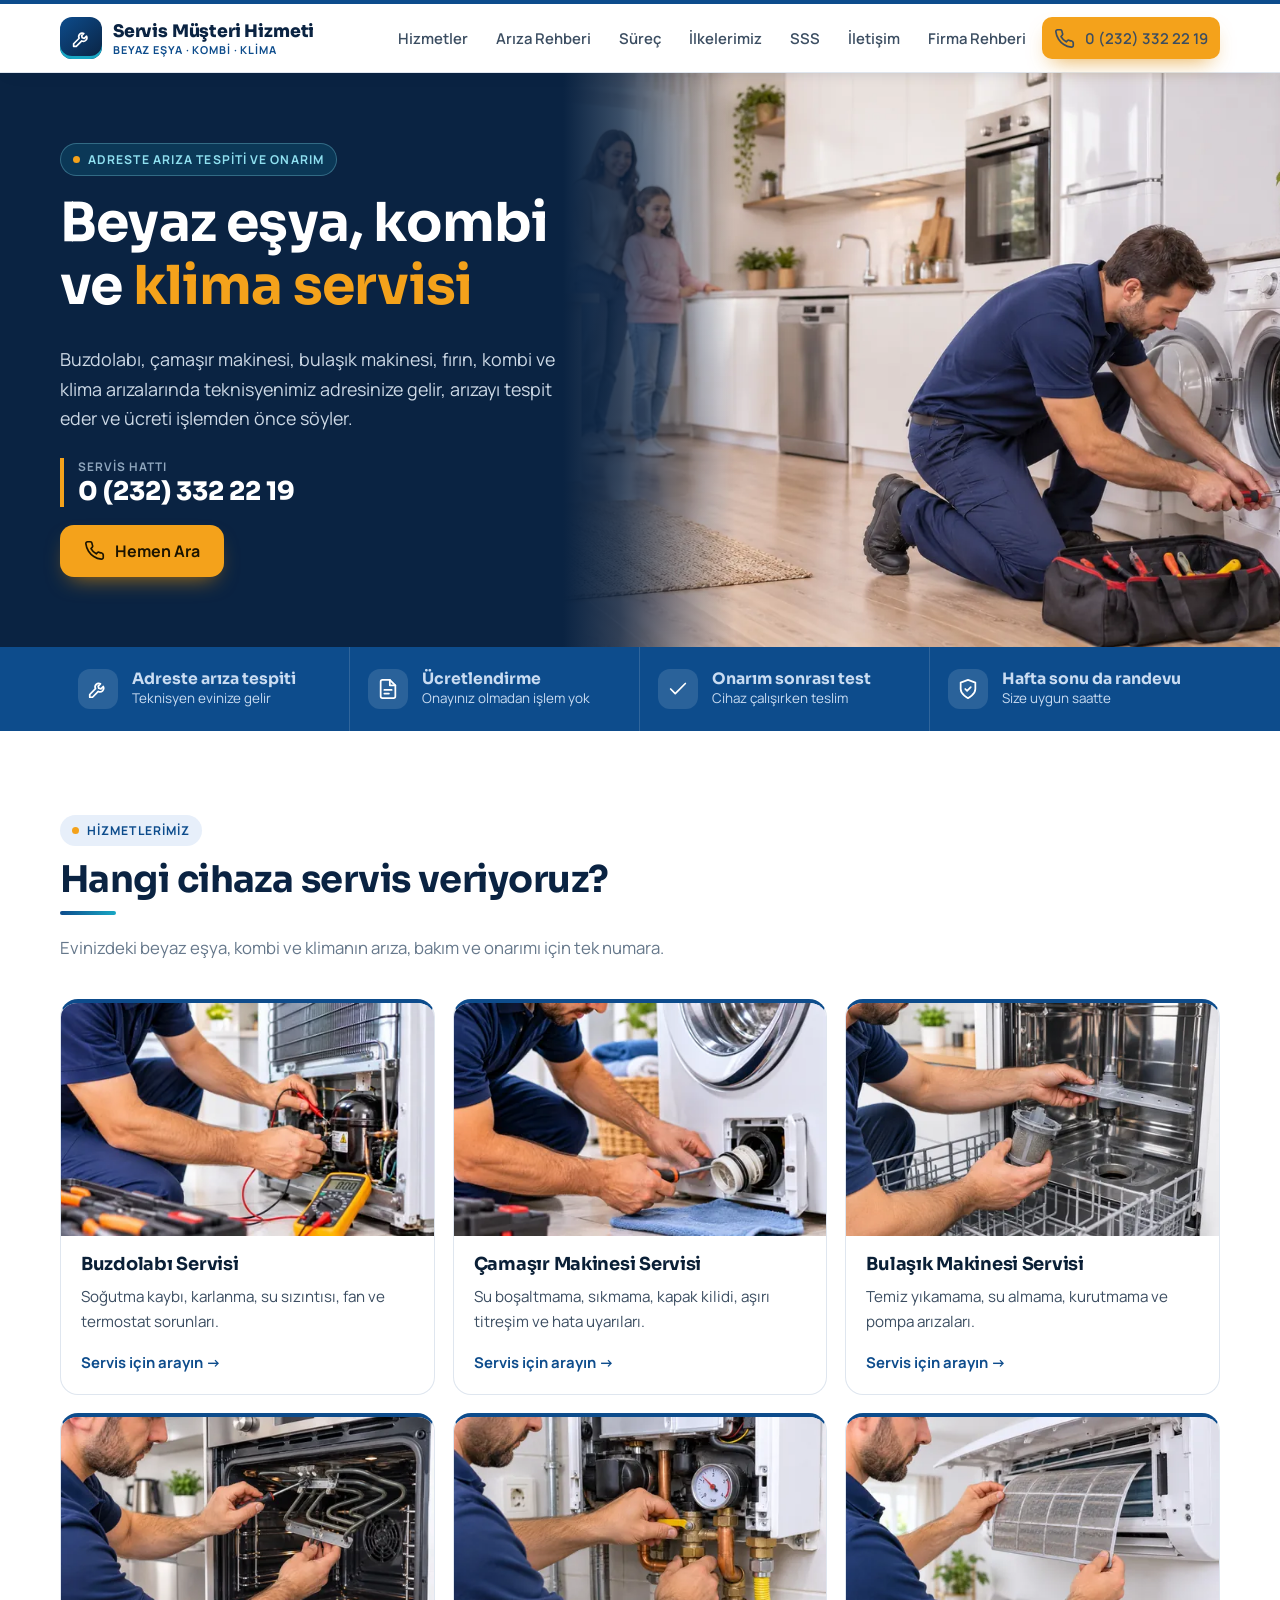
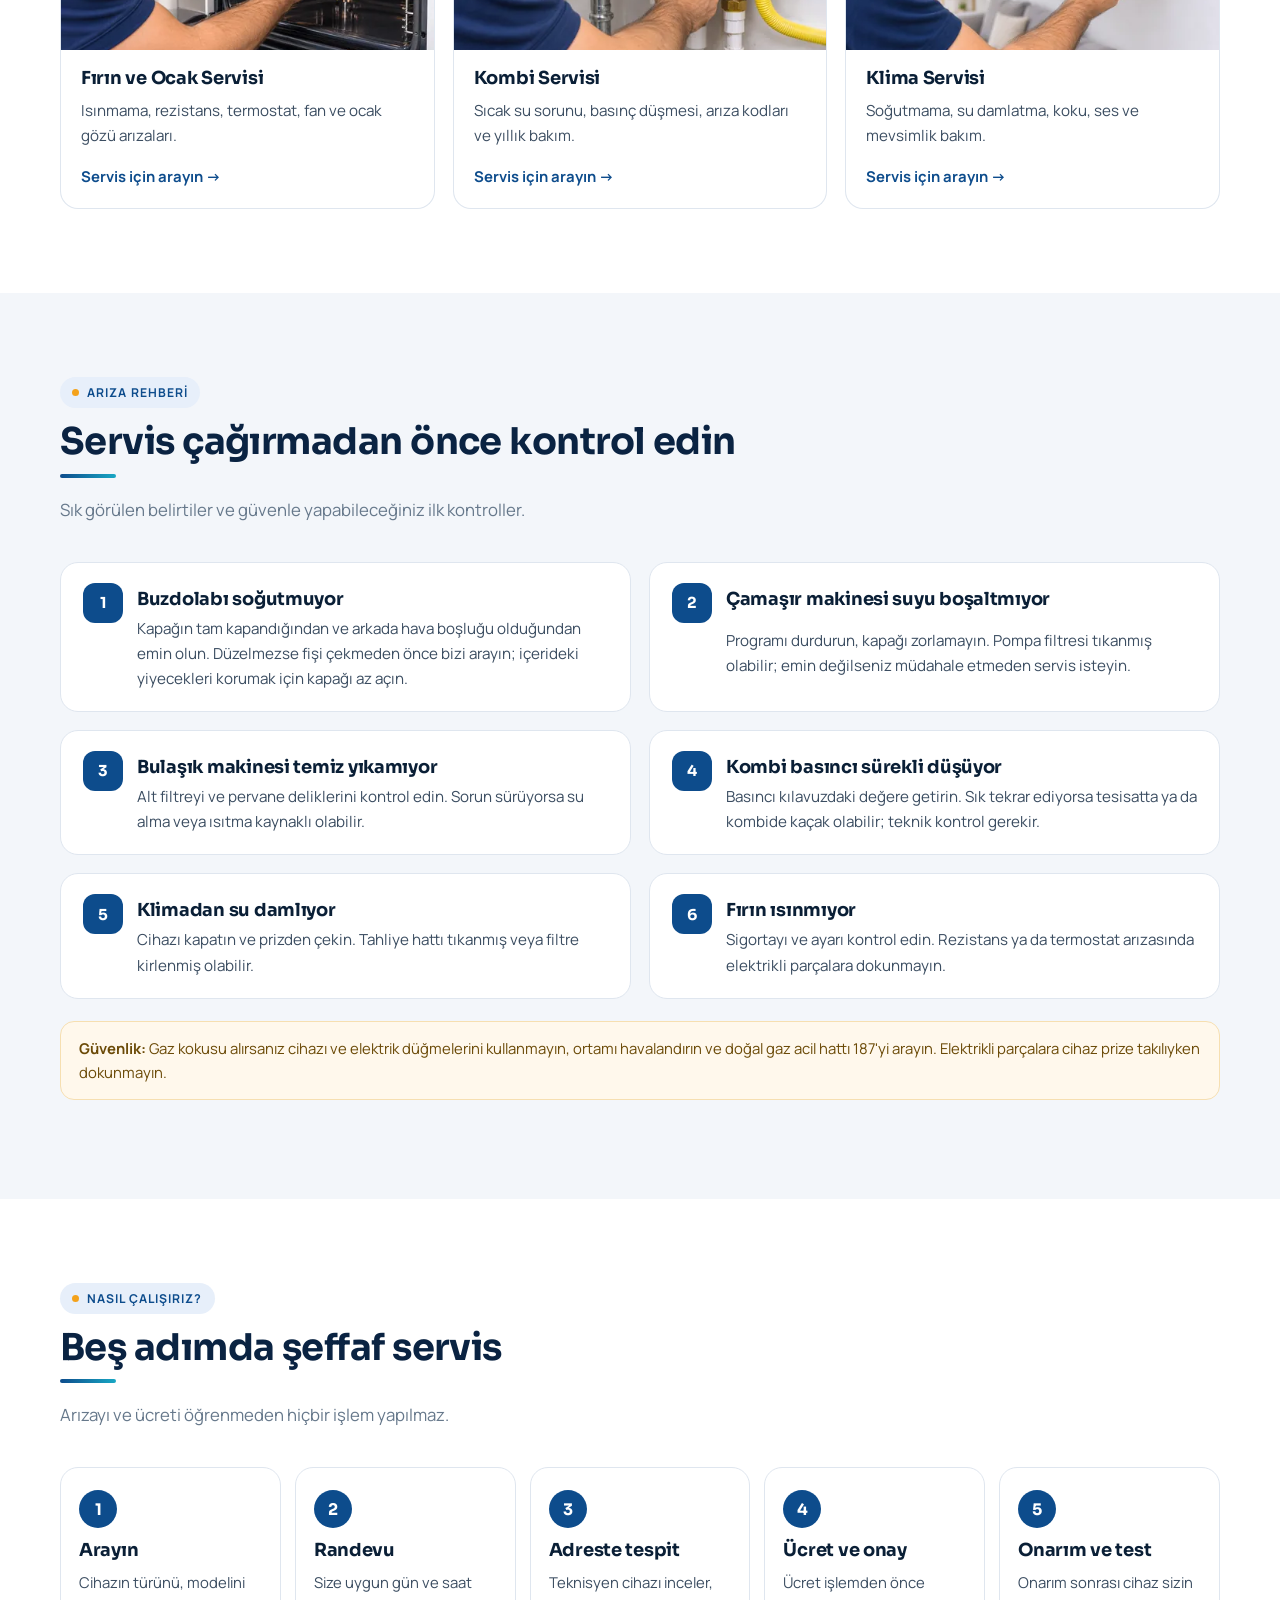
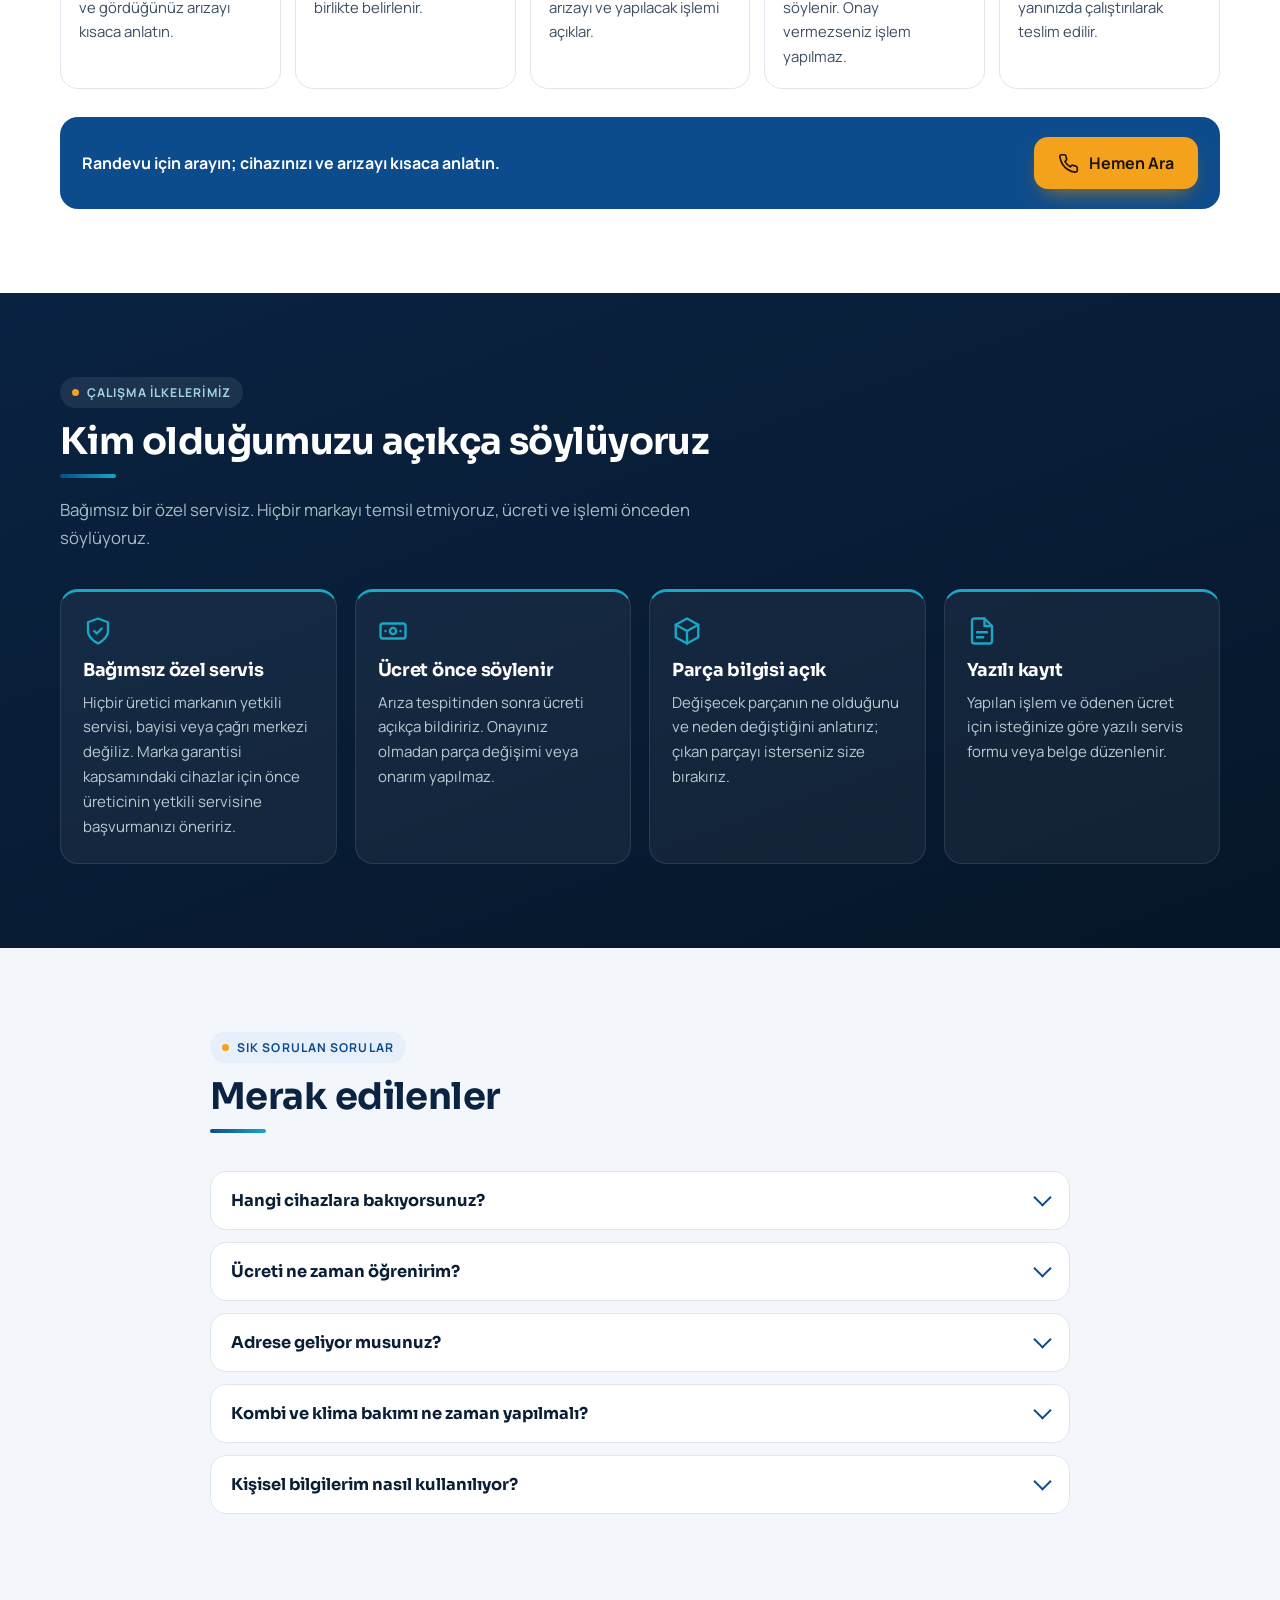
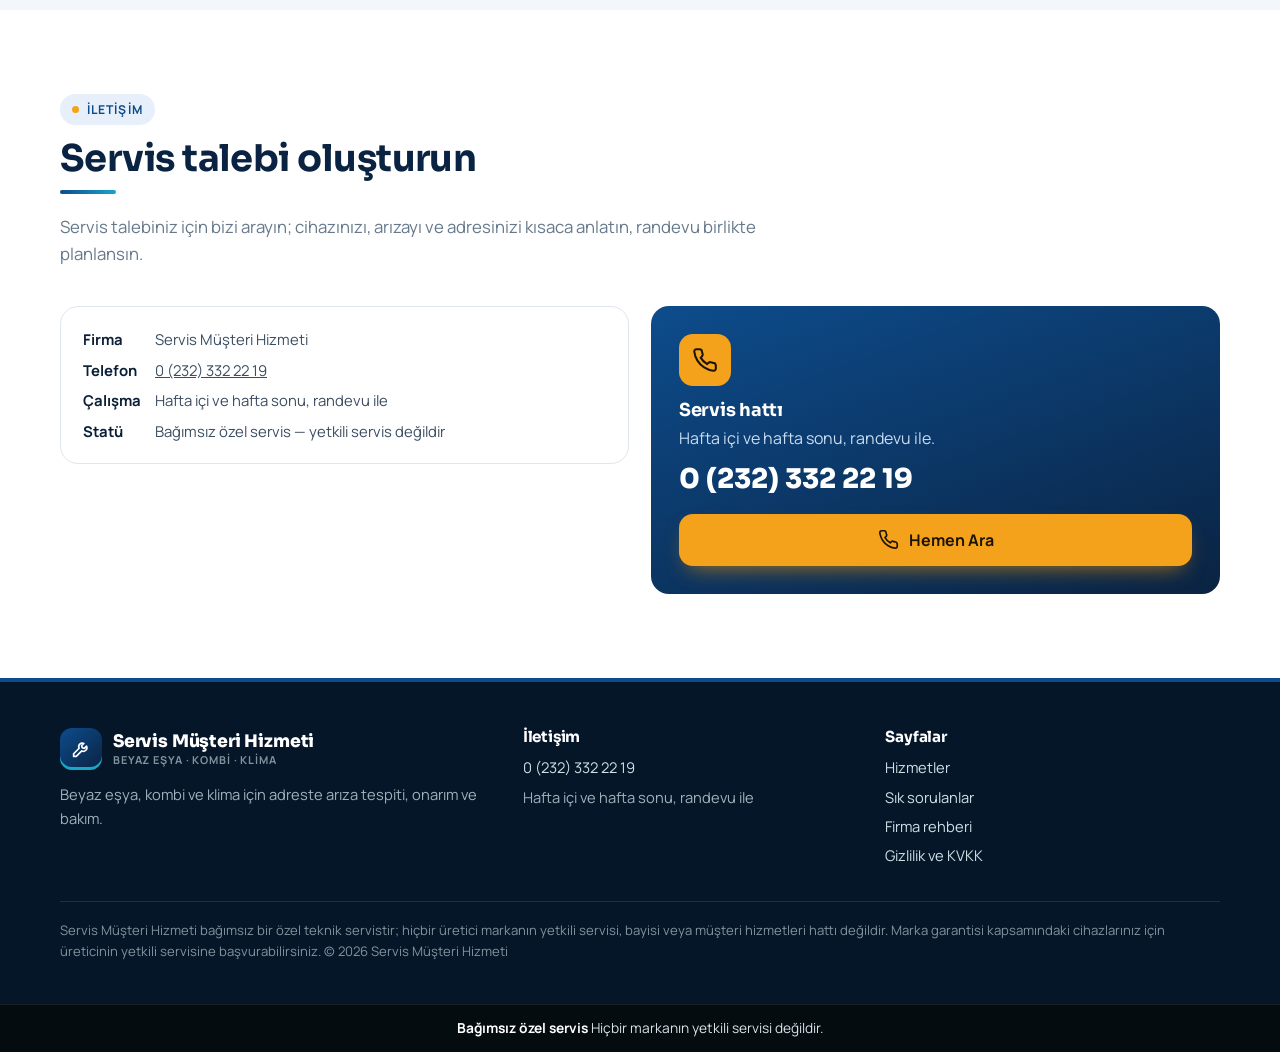
<file: index.html>
<!doctype html>
<html lang="tr"><head>
<meta charset="utf-8"><meta name="viewport" content="width=device-width,initial-scale=1,viewport-fit=cover">
<script>(function(w,d){w.dataLayer=w.dataLayer||[];w.gtag=function(){dataLayer.push(arguments)};gtag('js',new Date());gtag('config','G-ZC50CXV20Z');gtag('config','AW-18575593481');w.__awTel='AW-18575593481/k9YlCOX4qb8dEImgxJlF';var y=0;function f(){if(y)return;y=1;var j=d.createElement('script');j.async=1;j.src='https://www.googletagmanager.com/gtag/js?id=G-ZC50CXV20Z';d.head.appendChild(j)}w.__gtY=f;if(/[?&](gclid|gbraid|wbraid)=/.test(location.search)){f();return}['pointerdown','keydown','touchstart','scroll'].forEach(function(e){w.addEventListener(e,f,{once:true,passive:true})});w.addEventListener('load',function(){setTimeout(f,3500)})})(window,document);</script>
<title>Beyaz Eşya, Kombi ve Klima Servisi | Servis Müşteri Hizmeti</title>
<meta name="description" content="Buzdolabı, çamaşır makinesi, bulaşık makinesi, fırın, kombi ve klima arızalarında adreste arıza tespiti ve onarım. Ücret işlemden önce bildirilir, onayınız olmadan işlem yapılmaz.">
<meta name="robots" content="index,follow,max-image-preview:large">
<link rel="canonical" href="https://servismusterihizmeti.com.tr/">
<meta name="theme-color" content="#0f5f73">
<meta property="og:type" content="website"><meta property="og:locale" content="tr_TR"><meta property="og:site_name" content="Servis Müşteri Hizmeti">
<meta property="og:title" content="Beyaz Eşya, Kombi ve Klima Servisi | Servis Müşteri Hizmeti"><meta property="og:description" content="Buzdolabı, çamaşır makinesi, bulaşık makinesi, fırın, kombi ve klima arızalarında adreste arıza tespiti ve onarım. Ücret işlemden önce bildirilir, onayınız olmadan işlem yapılmaz."><meta property="og:url" content="https://servismusterihizmeti.com.tr/">
<meta name="twitter:card" content="summary_large_image">
<link rel="icon" href="favicon.svg" type="image/svg+xml">
<link rel="preconnect" href="https://fonts.googleapis.com"><link rel="preconnect" href="https://fonts.gstatic.com" crossorigin>
<link rel="stylesheet" href="https://fonts.googleapis.com/css2?family=Manrope:wght@400;600;700&family=Sora:wght@600;700&display=swap" media="print" onload="this.media='all'">
<noscript><link rel="stylesheet" href="https://fonts.googleapis.com/css2?family=Manrope:wght@400;600;700&family=Sora:wght@600;700&display=swap"></noscript>
<style>:root{--ink:#0a1f36;--ink2:#3b4d61;--muted:#66788b;--bg:#f3f6fa;--card:#fff;--line:#dfe6ef;--pet:#0d4c8c;--pet2:#0a2e57;--pet-soft:#e7effa;--lac:#0a2342;--lac2:#061629;--tur:#18a7c4;--amb:#f4a21b;--amb2:#de8c06;--wa:#1faa59;--r:18px;--sh:0 10px 30px -14px rgba(12,27,36,.28);--f:'Manrope',system-ui,-apple-system,'Segoe UI',Roboto,sans-serif;--fh:'Sora','Manrope',system-ui,sans-serif}
*{box-sizing:border-box}html{scroll-behavior:smooth;-webkit-text-size-adjust:100%}
body{margin:0;font:400 16px/1.65 var(--f);color:var(--ink);background:var(--bg)}
img,svg{display:block;max-width:100%}a{color:inherit}
h1,h2,h3{font-family:var(--fh);line-height:1.18;margin:0 0 .5em;letter-spacing:-.015em}
h1{font-size:clamp(2rem,5.4vw,3.35rem);font-weight:700}h2{font-size:clamp(1.55rem,3.6vw,2.3rem);font-weight:700}h3{font-size:1.12rem;font-weight:700}
p{margin:0 0 1em}.kap{width:min(1160px,100% - 32px);margin-inline:auto}
.gizli{position:absolute!important;width:1px;height:1px;overflow:hidden;clip:rect(0 0 0 0);white-space:nowrap}
:focus-visible{outline:3px solid var(--amb);outline-offset:3px;border-radius:6px}
/* uyarı şeridi */
.serit{background:#040c10;color:#d8e4e8;font-size:.86rem;text-align:center;padding:12px 16px;margin-top:28px;border-top:1px solid rgba(255,255,255,.08)}
.serit b{color:#fff;font-weight:700}
/* üst menü */
.ust{position:sticky;top:0;z-index:40;background:rgba(255,255,255,.96);backdrop-filter:saturate(1.4) blur(10px);border-top:4px solid var(--pet);border-bottom:1px solid var(--line);box-shadow:0 6px 20px -16px rgba(10,35,66,.5)}
.ust .kap{display:flex;align-items:center;gap:18px;min-height:68px}
.logo{display:flex;align-items:center;gap:11px;text-decoration:none;font:800 1.08rem var(--fh);color:var(--lac);letter-spacing:-.01em}
.logo-isaret{width:42px;height:42px;border-radius:12px;background:linear-gradient(140deg,var(--pet),var(--lac));box-shadow:inset 0 -3px 0 var(--tur);color:#fff;display:grid;place-items:center;flex:none}
.logo-isaret svg{width:21px;height:21px}
.logo small{display:block;font:700 .68rem var(--f);color:var(--pet);letter-spacing:.08em;text-transform:uppercase}
.menu{margin-left:auto;display:flex;align-items:center;gap:4px}
.menu a{text-decoration:none;font-weight:600;font-size:.93rem;color:var(--ink2);padding:8px 12px;border-radius:10px}
.menu a:hover{background:var(--pet-soft);color:var(--pet2)}
.menu-ac{display:none;margin-left:auto;background:none;border:1px solid var(--line);border-radius:12px;width:46px;height:46px;cursor:pointer;color:var(--ink)}
.menu-ac svg{width:24px;height:24px;margin:auto}
/* düğmeler */
.btn{display:inline-flex;align-items:center;justify-content:center;gap:10px;min-height:52px;padding:0 24px;border-radius:14px;font:700 1rem var(--f);text-decoration:none;border:0;cursor:pointer;transition:transform .15s,box-shadow .15s,background .15s}
.btn svg{width:21px;height:21px;flex:none}.btn:active{transform:translateY(1px)}
.btn-ara{background:var(--amb);color:#1c1400;box-shadow:0 10px 22px -10px rgba(222,140,6,.8)}.btn-ara:hover{background:var(--amb2)}
.btn-wa{background:var(--wa);color:#fff;box-shadow:0 10px 22px -10px rgba(31,170,89,.7)}.btn-wa:hover{background:#178f4a}
.btn-cizgi{background:transparent;color:var(--pet2);border:2px solid var(--pet)}
.btn-kucuk{min-height:42px;padding:0 16px;font-size:.92rem;border-radius:12px}
.dugmeler{display:flex;flex-wrap:wrap;gap:12px}
/* 1 — hero */
.hero{position:relative;overflow:hidden;background:var(--lac);color:#fff;min-height:560px;display:flex;align-items:center;padding:70px 0}
.hero-gorsel{position:absolute;inset:0 0 0 44%;background:var(--lac)}
.hero-gorsel img,.hero-gorsel .cizim{width:100%;height:100%;object-fit:cover;object-position:62% 50%}
.hero-gorsel::after{content:"";position:absolute;inset:0;background:linear-gradient(90deg,var(--lac) 0,rgba(10,35,66,.8) 8%,rgba(10,35,66,0) 24%)}
.hero .kap{position:relative;z-index:1}
.hero-ic{max-width:min(520px,44vw)}
.ust-etiket{display:inline-flex;align-items:center;gap:8px;font:700 .76rem var(--f);letter-spacing:.09em;text-transform:uppercase;color:var(--pet);background:var(--pet-soft);padding:7px 12px;border-radius:999px;margin-bottom:16px}
.ust-etiket i{width:7px;height:7px;border-radius:50%;background:var(--amb)}
.hero .ust-etiket{background:rgba(24,167,196,.16);color:#8fe0f0;border:1px solid rgba(143,224,240,.3)}
.hero h1{color:#fff}.hero h1 em{font-style:normal;color:var(--amb)}
.hero .giris{font-size:1.12rem;color:#cdd9e6;max-width:34em}
.hero-tel{font:800 1.6rem var(--fh);color:#fff;text-decoration:none;display:inline-block;margin:6px 0 18px;padding-left:14px;border-left:4px solid var(--amb)}
.hero-tel small{display:block;font:700 .74rem var(--f);color:#8fa6bd;letter-spacing:.08em;text-transform:uppercase}
.hero .btn-wa{box-shadow:none}
/* kurumsal şerit */
.kurumsal{background:var(--pet);color:#fff;position:relative;z-index:2}
.kurumsal .kap{display:grid;grid-template-columns:repeat(4,1fr)}
.k-oge{display:flex;align-items:center;gap:14px;padding:22px 18px;border-right:1px solid rgba(255,255,255,.14)}
.k-oge:last-child{border-right:0}
.k-oge svg{width:40px;height:40px;padding:9px;border-radius:12px;background:rgba(255,255,255,.12);color:#fff;flex:none}
.k-oge b{display:block;font:700 .98rem var(--fh)}.k-oge span{font-size:.84rem;color:#c9dcf2;line-height:1.4}
/* bölümler */
.bolum{padding:84px 0}.bolum.beyaz{background:#fff}.bolum.koyu{background:linear-gradient(160deg,var(--lac),var(--lac2));color:#e7eef1}
.bolum.koyu h2,.bolum.koyu h3{color:#fff}.bolum.koyu .bas p{color:#a9bcc4}
.bas{max-width:700px;margin-bottom:38px}.bas p{color:var(--muted);font-size:1.05rem}
.bas .ust-etiket{margin-bottom:12px}.bas h2{position:relative;padding-bottom:14px;color:var(--lac)}.bas h2::after{content:"";position:absolute;left:0;bottom:0;width:56px;height:4px;border-radius:4px;background:linear-gradient(90deg,var(--pet),var(--tur))}.bolum.koyu .bas h2{color:#fff}.bolum.koyu .ust-etiket{background:rgba(255,255,255,.08);color:#9fd6e0}
.izgara{display:grid;gap:18px}
/* 2 — cihazlar */
.cihazlar{grid-template-columns:repeat(3,1fr)}
.cihaz{background:var(--card);border:1px solid var(--line);border-top:4px solid var(--pet);border-radius:var(--r);overflow:hidden;display:flex;flex-direction:column;transition:box-shadow .2s,transform .2s}
.cihaz:hover{box-shadow:var(--sh);transform:translateY(-2px)}
.cihaz-foto{aspect-ratio:16/10;background:var(--pet-soft);color:var(--pet);display:grid;place-items:center;overflow:hidden}.cihaz-foto img{transition:transform .4s}.cihaz:hover .cihaz-foto img{transform:scale(1.04)}
.cihaz-foto img{width:100%;height:100%;object-fit:cover}.cihaz-foto svg{width:64px;height:64px;opacity:.85}
.cihaz-ic{padding:18px 20px 20px;display:flex;flex-direction:column;flex:1}
.cihaz-ic p{color:var(--ink2);font-size:.95rem;flex:1}
.cihaz-ic a{font-weight:700;color:var(--pet);text-decoration:none;font-size:.93rem}.cihaz-ic a:hover{text-decoration:underline}
/* 3 — belirtiler */
.belirtiler{grid-template-columns:repeat(2,1fr)}
.belirti{background:#fff;border:1px solid var(--line);border-radius:var(--r);padding:20px 22px;display:grid;grid-template-columns:40px 1fr;gap:4px 14px}
.belirti .no{grid-row:span 2;width:40px;height:40px;border-radius:12px;background:var(--pet);color:#fff;display:grid;place-items:center;font:700 .95rem var(--fh)}
.belirti h3{margin:6px 0 2px}.belirti p{margin:0;color:var(--ink2);font-size:.95rem}
.uyari-kutu{margin-top:22px;padding:14px 18px;border-radius:14px;background:#fff8ec;border:1px solid #f6dfb1;color:#6b4a07;font-size:.93rem}
/* 4 — süreç */
.surec{list-style:none;padding:0;margin:0;display:grid;grid-template-columns:repeat(5,1fr);gap:14px;counter-reset:a}
.surec li{position:relative;background:#fff;border:1px solid var(--line);border-radius:var(--r);padding:22px 18px 20px;counter-increment:a}
.surec li::before{content:counter(a);display:grid;place-items:center;width:38px;height:38px;border-radius:50%;background:var(--pet);color:#fff;font:700 1rem var(--fh);margin-bottom:12px}
.surec p{margin:0;color:var(--ink2);font-size:.93rem}
.surec-alt{margin-top:28px;display:flex;flex-wrap:wrap;align-items:center;gap:16px;justify-content:space-between;background:var(--pet);color:#fff;border-radius:var(--r);padding:20px 22px}
.surec-alt p{margin:0;font-weight:700;color:#fff}
/* 5 — ilkeler */
.ilkeler{grid-template-columns:repeat(4,1fr)}
.ilke{background:rgba(255,255,255,.05);border:1px solid rgba(255,255,255,.1);border-radius:var(--r);padding:24px 22px}
.ilke{border-top:3px solid var(--tur)!important}.ilke svg{width:30px;height:30px;color:var(--tur);margin-bottom:14px}.ilke p{margin:0;color:#b9cad1;font-size:.94rem}
/* 6 — SSS */
.dar{width:min(860px,100% - 32px)}
.sss details{background:#fff;border:1px solid var(--line);border-radius:16px;margin-bottom:12px}
.sss summary{cursor:pointer;list-style:none;padding:18px 54px 18px 20px;font:700 1.02rem var(--fh);position:relative}
.sss summary::-webkit-details-marker{display:none}
.sss summary::after{content:"";position:absolute;right:20px;top:50%;width:11px;height:11px;border-right:2.5px solid var(--pet);border-bottom:2.5px solid var(--pet);transform:translateY(-70%) rotate(45deg);transition:transform .2s}
.sss details[open] summary::after{transform:translateY(-30%) rotate(-135deg)}
.sss details p{padding:0 20px 18px;margin:0;color:var(--ink2)}
/* 7 — iletişim */
.iletisim{display:grid;grid-template-columns:1fr 1fr;gap:22px;align-items:start}
.kanal{display:flex;align-items:center;gap:14px;background:#fff;border:1px solid var(--line);border-radius:var(--r);padding:18px 20px;text-decoration:none;margin-bottom:12px}
.kanal:hover{box-shadow:var(--sh)}
.kanal .kk{width:48px;height:48px;border-radius:14px;display:grid;place-items:center;flex:none;background:#fff4e0;color:var(--amb2)}.kanal .kk svg{width:24px;height:24px}
.kanal.wa .kk{background:#e3f6eb;color:var(--wa)}
.kanal small{display:block;color:var(--muted);font-weight:600;font-size:.8rem;text-transform:uppercase;letter-spacing:.05em}.kanal b{font:700 1.15rem var(--fh)}
.firma{background:#fff;border:1px solid var(--line);border-radius:var(--r);padding:20px 22px;font-size:.93rem;color:var(--ink2)}
.firma dl{margin:0;display:grid;grid-template-columns:auto 1fr;gap:6px 14px}.firma dt{font-weight:700;color:var(--ink)}.firma dd{margin:0}
.form{background:#fff;border:1px solid var(--line);border-radius:var(--r);padding:24px}
.form h3{margin-bottom:4px}.form>p{color:var(--muted);font-size:.93rem}
.form label{display:block;font-weight:700;font-size:.88rem;margin:12px 0 6px}
.form input,.form select,.form textarea{width:100%;font:inherit;font-size:16px;padding:12px 14px;border:1.5px solid var(--line);border-radius:12px;background:#fbfcfc;color:var(--ink)}
.form input:focus,.form select:focus,.form textarea:focus{border-color:var(--pet);outline:none;background:#fff}
.form textarea{min-height:96px;resize:vertical}.form .btn{width:100%;margin-top:16px}
.form .kvkk{font-size:.8rem;color:var(--muted);margin:10px 0 0}
.ara-kutu{background:linear-gradient(160deg,var(--pet),var(--lac));color:#fff;border-radius:var(--r);padding:28px;text-align:left}.ara-kutu h3{color:#fff;margin:14px 0 4px}.ara-kutu p{color:#c9dcf2;margin:0 0 10px}.ak-ikon{width:52px;height:52px;border-radius:14px;background:var(--amb);color:#1c1400;display:grid;place-items:center}.ak-ikon svg{width:26px;height:26px}.ak-no{display:block;font:800 1.7rem var(--fh);color:#fff;text-decoration:none;margin:4px 0 18px}.ara-kutu .btn{width:100%}
.bal{position:absolute;left:-9999px;width:1px;height:1px;overflow:hidden}
/* alt */
footer{background:var(--lac2);border-top:4px solid var(--pet);color:#9fb2ba;padding:46px 0 0;font-size:.92rem}
footer .kap{display:grid;grid-template-columns:1.3fr 1fr 1fr;gap:28px}
footer .logo{color:#fff;margin-bottom:12px}footer .logo small{color:#7f949d}
footer h3{color:#fff;font-size:.95rem;margin-bottom:10px}footer ul{list-style:none;padding:0;margin:0}footer li{margin:5px 0}
footer a{color:#cfe0e6;text-decoration:none}footer a:hover{text-decoration:underline}
.yasal{grid-column:1/-1;border-top:1px solid #16304f;padding-top:18px;font-size:.82rem;color:#7f949d}
/* sabit mobil çubuk */
.yapiskan{position:fixed;left:0;right:0;bottom:0;z-index:50;display:none;gap:10px;padding:10px 12px calc(10px + env(safe-area-inset-bottom));background:rgba(255,255,255,.97);border-top:1px solid var(--line);box-shadow:0 -8px 24px -12px rgba(0,0,0,.25)}
.yapiskan .btn{flex:1;min-height:50px;padding:0 10px}
/* alt sayfalar */
.metin{background:#fff;border:1px solid var(--line);border-radius:var(--r);padding:32px clamp(18px,4vw,40px);margin:40px auto 70px}
.metin h1{font-size:clamp(1.7rem,4vw,2.3rem)}.metin h2{font-size:1.25rem;margin-top:1.6em}.metin p,.metin li{color:var(--ink2)}
@media (max-width:1020px){.kurumsal .kap{grid-template-columns:repeat(2,1fr)}.k-oge:nth-child(2){border-right:0}.k-oge:nth-child(-n+2){border-bottom:1px solid rgba(255,255,255,.14)}.cihazlar{grid-template-columns:repeat(2,1fr)}.surec{grid-template-columns:repeat(2,1fr)}.surec li:last-child{grid-column:1/-1}.ilkeler{grid-template-columns:repeat(2,1fr)}.iletisim{grid-template-columns:1fr}footer .kap{grid-template-columns:1fr 1fr}footer .kap>div:first-child{grid-column:1/-1}}
@media (max-width:860px){.menu-ac{display:block}.menu{display:none;position:absolute;top:100%;left:0;right:0;flex-direction:column;align-items:stretch;background:#fff;border-bottom:1px solid var(--line);padding:10px 16px 16px;gap:2px;box-shadow:var(--sh)}.menu.acik{display:flex}.menu a{padding:13px 12px;font-size:1rem}.menu .btn{margin-top:8px}.yapiskan{display:flex}.ust .menu .btn-ara{display:none}footer .serit{padding-bottom:calc(86px + env(safe-area-inset-bottom))}}
@media (max-width:760px){.hero-ic{max-width:none}.hero{display:block;min-height:0;padding:0 0 40px}.hero-gorsel{position:relative;inset:auto;aspect-ratio:16/10}.hero-gorsel::after{background:linear-gradient(180deg,rgba(10,35,66,0) 55%,var(--lac) 100%)}.hero .kap{margin-top:-24px}}
@media (max-width:640px){.bolum{padding:60px 0}.kurumsal .kap{grid-template-columns:1fr;width:100%}.k-oge{border-right:0!important;border-bottom:1px solid rgba(255,255,255,.14);padding:16px 20px}.k-oge:last-child{border-bottom:0}.cihazlar,.belirtiler,.ilkeler,.surec{grid-template-columns:1fr}.surec li:last-child{grid-column:auto}.hero .dugmeler .btn{flex:1 1 100%}.logo small{display:none}footer .kap{grid-template-columns:1fr}.serit{font-size:.76rem}}
@media (prefers-reduced-motion:reduce){html{scroll-behavior:auto}*{transition:none!important}}
/* ---- firma rehberi ---- */
.rh-giris{padding-top:56px}.rh-giris h1{color:#fff;font:700 clamp(30px,4.6vw,46px)/1.12 var(--fh);margin:.2em 0 .3em}
.rh-giris .bas p{color:rgba(255,255,255,.78)}
.rh-ara{display:grid;grid-template-columns:1fr 1fr 1.6fr auto;gap:12px;align-items:end;background:#fff;border-radius:var(--r);padding:18px;box-shadow:var(--sh);margin-top:26px}
.rh-ara label span{display:block;font-weight:700;font-size:13px;color:var(--ink2);margin-bottom:6px}
.rh-ara select,.rh-ara input{width:100%;font:inherit;padding:12px 14px;border:1px solid var(--line);border-radius:12px;background:#fff;color:var(--ink)}
.rh-ara select:focus,.rh-ara input:focus{outline:2px solid var(--tur);border-color:transparent}
.rh-ust{display:flex;align-items:baseline;justify-content:space-between;gap:12px;margin-bottom:18px}.rh-ust h2{margin:0}.rh-ust p{margin:0;color:var(--muted);font-weight:700}
.rh-liste{display:grid;grid-template-columns:repeat(3,1fr);gap:18px}
.rh-firma{background:#fff;border:1px solid var(--line);border-radius:var(--r);padding:22px;box-shadow:var(--sh)}
.rh-firma h3{margin:0 0 4px;font:700 19px/1.3 var(--fh)}.rh-yer{margin:0 0 10px;color:var(--muted);font-weight:600}
.rh-etiketler{display:flex;flex-wrap:wrap;gap:6px;margin:0 0 12px}.rh-etiketler span{background:var(--pet-soft);color:var(--pet);font-size:12.5px;font-weight:700;padding:4px 10px;border-radius:99px}
.rh-adres{font-size:14px;color:var(--ink2)}.rh-dugme{display:flex;flex-wrap:wrap;gap:8px;margin-top:12px}
.rh-bos{text-align:center;background:#fff;border:2px dashed var(--line);border-radius:var(--r);padding:40px 22px;max-width:640px;margin:0 auto}
.rh-bos .ak-ikon{display:inline-grid;place-items:center;width:58px;height:58px;border-radius:50%;background:var(--pet-soft);color:var(--pet)}.rh-bos .ak-ikon svg{width:28px;height:28px}
.rh-bos h3{font:700 21px/1.3 var(--fh);margin:14px 0 6px}.rh-bos p{color:var(--ink2);margin:0 0 18px}
.rh-form-alan{display:grid;grid-template-columns:.8fr 1.2fr;gap:28px;align-items:start}
.rh-kriter{background:var(--lac);color:#fff;border-radius:var(--r);padding:26px}.rh-kriter h3{color:#fff;margin-top:0;font:700 20px/1.3 var(--fh)}
.rh-kriter ul{list-style:none;padding:0;margin:0 0 16px;display:grid;gap:12px}.rh-kriter li{display:flex;gap:10px;align-items:flex-start;color:rgba(255,255,255,.88)}
.rh-kriter li svg{width:20px;height:20px;flex:none;color:var(--amb);margin-top:3px}.rh-not{font-size:14px;color:rgba(255,255,255,.7);margin:0}
.rh-iki{display:grid;grid-template-columns:1fr 1fr;gap:0 14px}
.rh-kat{border:1px solid var(--line);border-radius:12px;padding:12px 14px;margin:14px 0 4px;display:flex;flex-wrap:wrap;gap:8px}
.rh-kat legend{font-weight:700;font-size:14px;padding:0 6px}
.rh-kutu{display:inline-flex!important;align-items:center;gap:6px;margin:0!important;background:var(--bg);border-radius:99px;padding:6px 12px;font-weight:600;font-size:14px;cursor:pointer}
.rh-kutu input{width:auto!important;margin:0}
.rh-onay{display:flex!important;gap:10px;align-items:flex-start;font-weight:500!important;font-size:14px;margin:14px 0!important}.rh-onay input{width:auto!important;margin-top:4px}
.rh-hata{color:#b42318;font-weight:700;margin:0 0 10px}
.rh-tamam{display:flex;gap:10px;align-items:flex-start;background:#e7f7ee;color:#0e5a32;border-radius:12px;padding:14px 16px;margin-bottom:16px}.rh-tamam svg{width:22px;height:22px;flex:none}
@media (max-width:1020px){.rh-ara{grid-template-columns:1fr 1fr}.rh-liste{grid-template-columns:1fr 1fr}.rh-form-alan{grid-template-columns:1fr}}
@media (max-width:640px){.rh-ara{grid-template-columns:1fr}.rh-liste{grid-template-columns:1fr}.rh-iki{grid-template-columns:1fr}}
[hidden]{display:none!important}
</style>
<script type="application/ld+json">{"@context": "https://schema.org", "@type": "HomeAndConstructionBusiness", "name": "Servis Müşteri Hizmeti", "url": "https://servismusterihizmeti.com.tr/", "telephone": "+902323322219", "description": "Buzdolabı, çamaşır makinesi, bulaşık makinesi, fırın, kombi ve klima arızalarında adreste arıza tespiti ve onarım. Ücret işlemden önce bildirilir, onayınız olmadan işlem yapılmaz.", "image": "https://servismusterihizmeti.com.tr/img/hero-1400.webp"}</script><script type="application/ld+json">{"@context": "https://schema.org", "@type": "WebSite", "name": "Servis Müşteri Hizmeti", "url": "https://servismusterihizmeti.com.tr/", "inLanguage": "tr-TR"}</script><script type="application/ld+json">{"@context": "https://schema.org", "@type": "FAQPage", "mainEntity": [{"@type": "Question", "name": "Hangi cihazlara bakıyorsunuz?", "acceptedAnswer": {"@type": "Answer", "text": "Buzdolabı, çamaşır makinesi, bulaşık makinesi, fırın ve ocak gibi beyaz eşyalar ile kombi ve klimalara arıza, bakım ve onarım hizmeti veriyoruz."}}, {"@type": "Question", "name": "Ücreti ne zaman öğrenirim?", "acceptedAnswer": {"@type": "Answer", "text": "Arıza tespitinden sonra, işleme başlamadan önce. Ücret cihaza, arızaya ve gerekiyorsa değişecek parçaya göre belirlenir. Onay vermezseniz işlem yapılmaz."}}, {"@type": "Question", "name": "Adrese geliyor musunuz?", "acceptedAnswer": {"@type": "Answer", "text": "Evet, randevu ile adreste servis veriyoruz. Arayarak adresinizi ve arızayı iletebilirsiniz."}}, {"@type": "Question", "name": "Kombi ve klima bakımı ne zaman yapılmalı?", "acceptedAnswer": {"@type": "Answer", "text": "Kombi için ısıtma sezonu başlamadan, klima için yoğun kullanım dönemi öncesinde yılda bir bakım genel olarak önerilir."}}, {"@type": "Question", "name": "Kişisel bilgilerim nasıl kullanılıyor?", "acceptedAnswer": {"@type": "Answer", "text": "Paylaştığınız ad, telefon ve adres yalnızca servis talebiniz için kullanılır. Ayrıntılar Gizlilik ve KVKK sayfamızdadır."}}]}</script><script type="application/ld+json">{"@context": "https://schema.org", "@type": "Service", "serviceType": "Beyaz eşya, kombi ve klima teknik servisi", "provider": {"@type": "Organization", "name": "Servis Müşteri Hizmeti", "url": "https://servismusterihizmeti.com.tr/"}, "hasOfferCatalog": {"@type": "OfferCatalog", "name": "Servis hizmetleri", "itemListElement": [{"@type": "Offer", "itemOffered": {"@type": "Service", "name": "Buzdolabı servisi"}}, {"@type": "Offer", "itemOffered": {"@type": "Service", "name": "Çamaşır Makinesi servisi"}}, {"@type": "Offer", "itemOffered": {"@type": "Service", "name": "Bulaşık Makinesi servisi"}}, {"@type": "Offer", "itemOffered": {"@type": "Service", "name": "Fırın ve Ocak servisi"}}, {"@type": "Offer", "itemOffered": {"@type": "Service", "name": "Kombi servisi"}}, {"@type": "Offer", "itemOffered": {"@type": "Service", "name": "Klima servisi"}}]}}</script><link rel="preload" as="image" href="img/hero-800.webp" imagesrcset="img/hero-800.webp 800w, img/hero-1400.webp 1400w" imagesizes="100vw" fetchpriority="high">
</head><body><header class="ust"><div class="kap">
<a class="logo" href="#ust" aria-label="Servis Müşteri Hizmeti ana sayfa"><span class="logo-isaret"><svg viewBox="0 0 24 24" fill="none" stroke="currentColor" stroke-width="1.9" stroke-linecap="round" stroke-linejoin="round" aria-hidden="true"><path d="M14.7 6.3a4 4 0 0 0-5.4 5.4L3 18v3h3l6.3-6.3a4 4 0 0 0 5.4-5.4l-2.5 2.5-2.4-.6-.6-2.4z"/></svg></span><span>Servis Müşteri Hizmeti<small>Beyaz eşya · Kombi · Klima</small></span></a>
<button class="menu-ac" type="button" aria-label="Menüyü aç" aria-expanded="false" aria-controls="menu"><svg viewBox="0 0 24 24" fill="none" stroke="currentColor" stroke-width="1.9" stroke-linecap="round" stroke-linejoin="round" aria-hidden="true"><path d="M4 7h16M4 12h16M4 17h16"/></svg></button>
<nav class="menu" id="menu" aria-label="Ana menü">
<a href="#cihazlar">Hizmetler</a><a href="#belirtiler">Arıza Rehberi</a><a href="#surec">Süreç</a><a href="#ilkeler">İlkelerimiz</a><a href="#sss">SSS</a><a href="#iletisim">İletişim</a><a href="firma-rehberi.html">Firma Rehberi</a>
<a class="btn btn-ara btn-kucuk" href="tel:+902323322219" data-olay="arama_tiklama" data-konum="menu"><svg viewBox="0 0 24 24" fill="none" stroke="currentColor" stroke-width="1.9" stroke-linecap="round" stroke-linejoin="round" aria-hidden="true"><path d="M22 16.9v3a2 2 0 0 1-2.2 2 19.8 19.8 0 0 1-8.6-3.1 19.5 19.5 0 0 1-6-6A19.8 19.8 0 0 1 2.1 4.2 2 2 0 0 1 4.1 2h3a2 2 0 0 1 2 1.7c.1.9.4 1.8.7 2.7a2 2 0 0 1-.5 2.1L8 9.8a16 16 0 0 0 6 6l1.3-1.3a2 2 0 0 1 2.1-.4c.9.3 1.8.6 2.7.7a2 2 0 0 1 1.7 2z"/></svg><span>0 (232) 332 22 19</span></a>
</nav></div></header>
<main id="ust">
<!-- 1 · GİRİŞ -->
<section class="hero" aria-labelledby="h1">
<div class="hero-gorsel"><img src="img/hero-800.webp" srcset="img/hero-800.webp 800w, img/hero-1400.webp 1400w" sizes="100vw" width="800" height="450" alt="Teknisyen mutfakta çamaşır makinesini tamir ediyor, arkada anne ve kızı" fetchpriority="high"></div>
<div class="kap">
<div class="hero-ic">
<span class="ust-etiket"><i></i>Adreste arıza tespiti ve onarım</span>
<h1 id="h1">Beyaz eşya, kombi ve <em>klima servisi</em></h1>
<p class="giris">Buzdolabı, çamaşır makinesi, bulaşık makinesi, fırın, kombi ve klima arızalarında teknisyenimiz adresinize gelir, arızayı tespit eder ve ücreti işlemden önce söyler.</p>
<a class="hero-tel" href="tel:+902323322219" data-olay="arama_tiklama" data-konum="hero-numara"><small>Servis hattı</small>0 (232) 332 22 19</a>
<div class="dugmeler"><a class="btn btn-ara" href="tel:+902323322219" data-olay="arama_tiklama" data-konum="hero"><svg viewBox="0 0 24 24" fill="none" stroke="currentColor" stroke-width="1.9" stroke-linecap="round" stroke-linejoin="round" aria-hidden="true"><path d="M22 16.9v3a2 2 0 0 1-2.2 2 19.8 19.8 0 0 1-8.6-3.1 19.5 19.5 0 0 1-6-6A19.8 19.8 0 0 1 2.1 4.2 2 2 0 0 1 4.1 2h3a2 2 0 0 1 2 1.7c.1.9.4 1.8.7 2.7a2 2 0 0 1-.5 2.1L8 9.8a16 16 0 0 0 6 6l1.3-1.3a2 2 0 0 1 2.1-.4c.9.3 1.8.6 2.7.7a2 2 0 0 1 1.7 2z"/></svg><span>Hemen Ara</span></a></div>
</div>
</div></section>
<div class="kurumsal"><div class="kap">
<div class="k-oge"><svg viewBox="0 0 24 24" fill="none" stroke="currentColor" stroke-width="1.9" stroke-linecap="round" stroke-linejoin="round" aria-hidden="true"><path d="M14.7 6.3a4 4 0 0 0-5.4 5.4L3 18v3h3l6.3-6.3a4 4 0 0 0 5.4-5.4l-2.5 2.5-2.4-.6-.6-2.4z"/></svg><span><b>Adreste arıza tespiti</b>Teknisyen evinize gelir</span></div>
<div class="k-oge"><svg viewBox="0 0 24 24" fill="none" stroke="currentColor" stroke-width="1.9" stroke-linecap="round" stroke-linejoin="round" aria-hidden="true"><path d="M14 2H6a2 2 0 0 0-2 2v16a2 2 0 0 0 2 2h12a2 2 0 0 0 2-2V8z"/><path d="M14 2v6h6M8 13h8M8 17h5"/></svg><span><b>Ücretlendirme</b>Onayınız olmadan işlem yok</span></div>
<div class="k-oge"><svg viewBox="0 0 24 24" fill="none" stroke="currentColor" stroke-width="1.9" stroke-linecap="round" stroke-linejoin="round" aria-hidden="true"><path d="M20 6 9 17l-5-5"/></svg><span><b>Onarım sonrası test</b>Cihaz çalışırken teslim</span></div>
<div class="k-oge"><svg viewBox="0 0 24 24" fill="none" stroke="currentColor" stroke-width="1.9" stroke-linecap="round" stroke-linejoin="round" aria-hidden="true"><path d="M12 22s8-4 8-10V5l-8-3-8 3v7c0 6 8 10 8 10z"/><path d="m9 12 2 2 4-4"/></svg><span><b>Hafta sonu da randevu</b>Size uygun saatte</span></div>
</div></div>

<!-- 2 · HİZMETLER -->
<section class="bolum beyaz" id="cihazlar" aria-labelledby="h-cihaz"><div class="kap">
<div class="bas"><span class="ust-etiket"><i></i>Hizmetlerimiz</span><h2 id="h-cihaz">Hangi cihaza servis veriyoruz?</h2>
<p>Evinizdeki beyaz eşya, kombi ve klimanın arıza, bakım ve onarımı için tek numara.</p></div>
<div class="izgara cihazlar"><article class="cihaz"><div class="cihaz-foto"><img src="img/buzdolabi-480.webp" srcset="img/buzdolabi-480.webp 480w, img/buzdolabi-800.webp 800w" sizes="(max-width:640px) 92vw, (max-width:1020px) 46vw, 370px" width="480" height="270" alt="Buzdolabı onarımı yapan teknisyen" loading="lazy" decoding="async"></div><div class="cihaz-ic"><h3>Buzdolabı Servisi</h3><p>Soğutma kaybı, karlanma, su sızıntısı, fan ve termostat sorunları.</p><a href="tel:+902323322219" data-olay="arama_tiklama" data-konum="cihaz">Servis için arayın →</a></div></article><article class="cihaz"><div class="cihaz-foto"><img src="img/camasir-480.webp" srcset="img/camasir-480.webp 480w, img/camasir-800.webp 800w" sizes="(max-width:640px) 92vw, (max-width:1020px) 46vw, 370px" width="480" height="270" alt="Çamaşır Makinesi onarımı yapan teknisyen" loading="lazy" decoding="async"></div><div class="cihaz-ic"><h3>Çamaşır Makinesi Servisi</h3><p>Su boşaltmama, sıkmama, kapak kilidi, aşırı titreşim ve hata uyarıları.</p><a href="tel:+902323322219" data-olay="arama_tiklama" data-konum="cihaz">Servis için arayın →</a></div></article><article class="cihaz"><div class="cihaz-foto"><img src="img/bulasik-480.webp" srcset="img/bulasik-480.webp 480w, img/bulasik-800.webp 800w" sizes="(max-width:640px) 92vw, (max-width:1020px) 46vw, 370px" width="480" height="320" alt="Bulaşık Makinesi onarımı yapan teknisyen" loading="lazy" decoding="async"></div><div class="cihaz-ic"><h3>Bulaşık Makinesi Servisi</h3><p>Temiz yıkamama, su almama, kurutmama ve pompa arızaları.</p><a href="tel:+902323322219" data-olay="arama_tiklama" data-konum="cihaz">Servis için arayın →</a></div></article><article class="cihaz"><div class="cihaz-foto"><img src="img/firin-480.webp" srcset="img/firin-480.webp 480w, img/firin-800.webp 800w" sizes="(max-width:640px) 92vw, (max-width:1020px) 46vw, 370px" width="480" height="320" alt="Fırın ve Ocak onarımı yapan teknisyen" loading="lazy" decoding="async"></div><div class="cihaz-ic"><h3>Fırın ve Ocak Servisi</h3><p>Isınmama, rezistans, termostat, fan ve ocak gözü arızaları.</p><a href="tel:+902323322219" data-olay="arama_tiklama" data-konum="cihaz">Servis için arayın →</a></div></article><article class="cihaz"><div class="cihaz-foto"><img src="img/kombi-480.webp" srcset="img/kombi-480.webp 480w, img/kombi-800.webp 800w" sizes="(max-width:640px) 92vw, (max-width:1020px) 46vw, 370px" width="480" height="320" alt="Kombi onarımı yapan teknisyen" loading="lazy" decoding="async"></div><div class="cihaz-ic"><h3>Kombi Servisi</h3><p>Sıcak su sorunu, basınç düşmesi, arıza kodları ve yıllık bakım.</p><a href="tel:+902323322219" data-olay="arama_tiklama" data-konum="cihaz">Servis için arayın →</a></div></article><article class="cihaz"><div class="cihaz-foto"><img src="img/klima-480.webp" srcset="img/klima-480.webp 480w, img/klima-800.webp 800w" sizes="(max-width:640px) 92vw, (max-width:1020px) 46vw, 370px" width="480" height="320" alt="Klima onarımı yapan teknisyen" loading="lazy" decoding="async"></div><div class="cihaz-ic"><h3>Klima Servisi</h3><p>Soğutmama, su damlatma, koku, ses ve mevsimlik bakım.</p><a href="tel:+902323322219" data-olay="arama_tiklama" data-konum="cihaz">Servis için arayın →</a></div></article></div>
</div></section>

<!-- 3 · ARIZA REHBERİ -->
<section class="bolum" id="belirtiler" aria-labelledby="h-bel"><div class="kap">
<div class="bas"><span class="ust-etiket"><i></i>Arıza rehberi</span><h2 id="h-bel">Servis çağırmadan önce kontrol edin</h2>
<p>Sık görülen belirtiler ve güvenle yapabileceğiniz ilk kontroller.</p></div>
<div class="izgara belirtiler"><div class="belirti"><span class="no">1</span><h3>Buzdolabı soğutmuyor</h3><p>Kapağın tam kapandığından ve arkada hava boşluğu olduğundan emin olun. Düzelmezse fişi çekmeden önce bizi arayın; içerideki yiyecekleri korumak için kapağı az açın.</p></div><div class="belirti"><span class="no">2</span><h3>Çamaşır makinesi suyu boşaltmıyor</h3><p>Programı durdurun, kapağı zorlamayın. Pompa filtresi tıkanmış olabilir; emin değilseniz müdahale etmeden servis isteyin.</p></div><div class="belirti"><span class="no">3</span><h3>Bulaşık makinesi temiz yıkamıyor</h3><p>Alt filtreyi ve pervane deliklerini kontrol edin. Sorun sürüyorsa su alma veya ısıtma kaynaklı olabilir.</p></div><div class="belirti"><span class="no">4</span><h3>Kombi basıncı sürekli düşüyor</h3><p>Basıncı kılavuzdaki değere getirin. Sık tekrar ediyorsa tesisatta ya da kombide kaçak olabilir; teknik kontrol gerekir.</p></div><div class="belirti"><span class="no">5</span><h3>Klimadan su damlıyor</h3><p>Cihazı kapatın ve prizden çekin. Tahliye hattı tıkanmış veya filtre kirlenmiş olabilir.</p></div><div class="belirti"><span class="no">6</span><h3>Fırın ısınmıyor</h3><p>Sigortayı ve ayarı kontrol edin. Rezistans ya da termostat arızasında elektrikli parçalara dokunmayın.</p></div></div>
<p class="uyari-kutu"><b>Güvenlik:</b> Gaz kokusu alırsanız cihazı ve elektrik düğmelerini kullanmayın, ortamı havalandırın ve doğal gaz acil hattı 187'yi arayın. Elektrikli parçalara cihaz prize takılıyken dokunmayın.</p>
</div></section>

<!-- 4 · SÜREÇ -->
<section class="bolum beyaz" id="surec" aria-labelledby="h-sur"><div class="kap">
<div class="bas"><span class="ust-etiket"><i></i>Nasıl çalışırız?</span><h2 id="h-sur">Beş adımda şeffaf servis</h2>
<p>Arızayı ve ücreti öğrenmeden hiçbir işlem yapılmaz.</p></div>
<ol class="surec"><li><h3>Arayın</h3><p>Cihazın türünü, modelini ve gördüğünüz arızayı kısaca anlatın.</p></li><li><h3>Randevu</h3><p>Size uygun gün ve saat birlikte belirlenir.</p></li><li><h3>Adreste tespit</h3><p>Teknisyen cihazı inceler, arızayı ve yapılacak işlemi açıklar.</p></li><li><h3>Ücret ve onay</h3><p>Ücret işlemden önce söylenir. Onay vermezseniz işlem yapılmaz.</p></li><li><h3>Onarım ve test</h3><p>Onarım sonrası cihaz sizin yanınızda çalıştırılarak teslim edilir.</p></li></ol>
<div class="surec-alt"><p>Randevu için arayın; cihazınızı ve arızayı kısaca anlatın.</p><div class="dugmeler"><a class="btn btn-ara" href="tel:+902323322219" data-olay="arama_tiklama" data-konum="surec"><svg viewBox="0 0 24 24" fill="none" stroke="currentColor" stroke-width="1.9" stroke-linecap="round" stroke-linejoin="round" aria-hidden="true"><path d="M22 16.9v3a2 2 0 0 1-2.2 2 19.8 19.8 0 0 1-8.6-3.1 19.5 19.5 0 0 1-6-6A19.8 19.8 0 0 1 2.1 4.2 2 2 0 0 1 4.1 2h3a2 2 0 0 1 2 1.7c.1.9.4 1.8.7 2.7a2 2 0 0 1-.5 2.1L8 9.8a16 16 0 0 0 6 6l1.3-1.3a2 2 0 0 1 2.1-.4c.9.3 1.8.6 2.7.7a2 2 0 0 1 1.7 2z"/></svg><span>Hemen Ara</span></a></div></div>
</div></section>

<!-- 5 · İLKELER -->
<section class="bolum koyu" id="ilkeler" aria-labelledby="h-ilk"><div class="kap">
<div class="bas"><span class="ust-etiket"><i></i>Çalışma ilkelerimiz</span><h2 id="h-ilk">Kim olduğumuzu açıkça söylüyoruz</h2>
<p>Bağımsız bir özel servisiz. Hiçbir markayı temsil etmiyoruz, ücreti ve işlemi önceden söylüyoruz.</p></div>
<div class="izgara ilkeler"><div class="ilke"><svg viewBox="0 0 24 24" fill="none" stroke="currentColor" stroke-width="1.9" stroke-linecap="round" stroke-linejoin="round" aria-hidden="true"><path d="M12 22s8-4 8-10V5l-8-3-8 3v7c0 6 8 10 8 10z"/><path d="m9 12 2 2 4-4"/></svg><h3>Bağımsız özel servis</h3><p>Hiçbir üretici markanın yetkili servisi, bayisi veya çağrı merkezi değiliz. Marka garantisi kapsamındaki cihazlar için önce üreticinin yetkili servisine başvurmanızı öneririz.</p></div><div class="ilke"><svg viewBox="0 0 24 24" fill="none" stroke="currentColor" stroke-width="1.9" stroke-linecap="round" stroke-linejoin="round" aria-hidden="true"><rect x="2" y="6" width="20" height="12" rx="2"/><circle cx="12" cy="12" r="2.5"/><path d="M6 12h.01M18 12h.01"/></svg><h3>Ücret önce söylenir</h3><p>Arıza tespitinden sonra ücreti açıkça bildiririz. Onayınız olmadan parça değişimi veya onarım yapılmaz.</p></div><div class="ilke"><svg viewBox="0 0 24 24" fill="none" stroke="currentColor" stroke-width="1.9" stroke-linecap="round" stroke-linejoin="round" aria-hidden="true"><path d="M12 2 3 7v10l9 5 9-5V7z"/><path d="M3 7l9 5 9-5M12 12v10"/></svg><h3>Parça bilgisi açık</h3><p>Değişecek parçanın ne olduğunu ve neden değiştiğini anlatırız; çıkan parçayı isterseniz size bırakırız.</p></div><div class="ilke"><svg viewBox="0 0 24 24" fill="none" stroke="currentColor" stroke-width="1.9" stroke-linecap="round" stroke-linejoin="round" aria-hidden="true"><path d="M14 2H6a2 2 0 0 0-2 2v16a2 2 0 0 0 2 2h12a2 2 0 0 0 2-2V8z"/><path d="M14 2v6h6M8 13h8M8 17h5"/></svg><h3>Yazılı kayıt</h3><p>Yapılan işlem ve ödenen ücret için isteğinize göre yazılı servis formu veya belge düzenlenir.</p></div></div>
</div></section>

<!-- 6 · SSS -->
<section class="bolum" id="sss" aria-labelledby="h-sss"><div class="kap dar">
<div class="bas"><span class="ust-etiket"><i></i>Sık sorulan sorular</span><h2 id="h-sss">Merak edilenler</h2></div>
<div class="sss"><details><summary>Hangi cihazlara bakıyorsunuz?</summary><p>Buzdolabı, çamaşır makinesi, bulaşık makinesi, fırın ve ocak gibi beyaz eşyalar ile kombi ve klimalara arıza, bakım ve onarım hizmeti veriyoruz.</p></details><details><summary>Ücreti ne zaman öğrenirim?</summary><p>Arıza tespitinden sonra, işleme başlamadan önce. Ücret cihaza, arızaya ve gerekiyorsa değişecek parçaya göre belirlenir. Onay vermezseniz işlem yapılmaz.</p></details><details><summary>Adrese geliyor musunuz?</summary><p>Evet, randevu ile adreste servis veriyoruz. Arayarak adresinizi ve arızayı iletebilirsiniz.</p></details><details><summary>Kombi ve klima bakımı ne zaman yapılmalı?</summary><p>Kombi için ısıtma sezonu başlamadan, klima için yoğun kullanım dönemi öncesinde yılda bir bakım genel olarak önerilir.</p></details><details><summary>Kişisel bilgilerim nasıl kullanılıyor?</summary><p>Paylaştığınız ad, telefon ve adres yalnızca servis talebiniz için kullanılır. Ayrıntılar Gizlilik ve KVKK sayfamızdadır.</p></details></div>
</div></section>

<!-- 7 · İLETİŞİM -->
<section class="bolum beyaz" id="iletisim" aria-labelledby="h-ilt"><div class="kap">
<div class="bas"><span class="ust-etiket"><i></i>İletişim</span><h2 id="h-ilt">Servis talebi oluşturun</h2>
<p>Servis talebiniz için bizi arayın; cihazınızı, arızayı ve adresinizi kısaca anlatın, randevu birlikte planlansın.</p></div>
<div class="iletisim">
<div>

<div class="firma"><dl><dt>Firma</dt><dd>Servis Müşteri Hizmeti</dd><dt>Telefon</dt><dd><a href="tel:+902323322219" data-olay="arama_tiklama" data-konum="firma">0 (232) 332 22 19</a></dd><dt>Çalışma</dt><dd>Hafta içi ve hafta sonu, randevu ile</dd><dt>Statü</dt><dd>Bağımsız özel servis — yetkili servis değildir</dd></dl></div>
</div>
<div class="ara-kutu"><span class="ak-ikon"><svg viewBox="0 0 24 24" fill="none" stroke="currentColor" stroke-width="1.9" stroke-linecap="round" stroke-linejoin="round" aria-hidden="true"><path d="M22 16.9v3a2 2 0 0 1-2.2 2 19.8 19.8 0 0 1-8.6-3.1 19.5 19.5 0 0 1-6-6A19.8 19.8 0 0 1 2.1 4.2 2 2 0 0 1 4.1 2h3a2 2 0 0 1 2 1.7c.1.9.4 1.8.7 2.7a2 2 0 0 1-.5 2.1L8 9.8a16 16 0 0 0 6 6l1.3-1.3a2 2 0 0 1 2.1-.4c.9.3 1.8.6 2.7.7a2 2 0 0 1 1.7 2z"/></svg></span><h3>Servis hattı</h3><p>Hafta içi ve hafta sonu, randevu ile.</p>
<a class="ak-no" href="tel:+902323322219" data-olay="arama_tiklama" data-konum="iletisim-kutu">0 (232) 332 22 19</a>
<a class="btn btn-ara" href="tel:+902323322219" data-olay="arama_tiklama" data-konum="iletisim-dugme"><svg viewBox="0 0 24 24" fill="none" stroke="currentColor" stroke-width="1.9" stroke-linecap="round" stroke-linejoin="round" aria-hidden="true"><path d="M22 16.9v3a2 2 0 0 1-2.2 2 19.8 19.8 0 0 1-8.6-3.1 19.5 19.5 0 0 1-6-6A19.8 19.8 0 0 1 2.1 4.2 2 2 0 0 1 4.1 2h3a2 2 0 0 1 2 1.7c.1.9.4 1.8.7 2.7a2 2 0 0 1-.5 2.1L8 9.8a16 16 0 0 0 6 6l1.3-1.3a2 2 0 0 1 2.1-.4c.9.3 1.8.6 2.7.7a2 2 0 0 1 1.7 2z"/></svg><span>Hemen Ara</span></a></div>
</div>
</div></section>
</main>
<footer><div class="kap">
<div><div class="logo"><span class="logo-isaret"><svg viewBox="0 0 24 24" fill="none" stroke="currentColor" stroke-width="1.9" stroke-linecap="round" stroke-linejoin="round" aria-hidden="true"><path d="M14.7 6.3a4 4 0 0 0-5.4 5.4L3 18v3h3l6.3-6.3a4 4 0 0 0 5.4-5.4l-2.5 2.5-2.4-.6-.6-2.4z"/></svg></span><span>Servis Müşteri Hizmeti<small>Beyaz eşya · Kombi · Klima</small></span></div>
<p>Beyaz eşya, kombi ve klima için adreste arıza tespiti, onarım ve bakım.</p></div>
<div><h3>İletişim</h3><ul><li><a href="tel:+902323322219" data-olay="arama_tiklama" data-konum="alt">0 (232) 332 22 19</a></li><li>Hafta içi ve hafta sonu, randevu ile</li></ul></div>
<div><h3>Sayfalar</h3><ul><li><a href="./#cihazlar">Hizmetler</a></li><li><a href="./#sss">Sık sorulanlar</a></li><li><a href="firma-rehberi.html">Firma rehberi</a></li><li><a href="gizlilik.html">Gizlilik ve KVKK</a></li></ul></div>
<p class="yasal">Servis Müşteri Hizmeti bağımsız bir özel teknik servistir; hiçbir üretici markanın yetkili servisi, bayisi veya müşteri hizmetleri hattı değildir.
Marka garantisi kapsamındaki cihazlarınız için üreticinin yetkili servisine başvurabilirsiniz. © <span id="yil">2026</span> Servis Müşteri Hizmeti</p>
</div>
<div class="serit" role="note"><b>Bağımsız özel servis</b> Hiçbir markanın yetkili servisi değildir.</div></footer><!-- BOT-TUZAK (gerçek ziyaretçi görmez; dokunan cihaz işaretlenir, dönüşüm göndermez) -->
<div aria-hidden="true" style="position:absolute;left:-10000px;top:auto;width:1px;height:1px;overflow:hidden">
<a href="tel:+900000000000" data-cf-trap="1" tabindex="-1" rel="nofollow" onclick="return __cfTrap(event)">Hemen Ara</a>
<a href="https://wa.me/900000000000" data-cf-trap="1" tabindex="-1" rel="nofollow" onclick="return __cfTrap(event)">WhatsApp Servis</a>
<a href="tuzak/" data-cf-trap="1" tabindex="-1" rel="nofollow" onclick="return __cfTrap(event)">Servis kaydı</a>
</div><div class="yapiskan"><a class="btn btn-ara" href="tel:+902323322219" data-olay="arama_tiklama" data-konum="mobil"><svg viewBox="0 0 24 24" fill="none" stroke="currentColor" stroke-width="1.9" stroke-linecap="round" stroke-linejoin="round" aria-hidden="true"><path d="M22 16.9v3a2 2 0 0 1-2.2 2 19.8 19.8 0 0 1-8.6-3.1 19.5 19.5 0 0 1-6-6A19.8 19.8 0 0 1 2.1 4.2 2 2 0 0 1 4.1 2h3a2 2 0 0 1 2 1.7c.1.9.4 1.8.7 2.7a2 2 0 0 1-.5 2.1L8 9.8a16 16 0 0 0 6 6l1.3-1.3a2 2 0 0 1 2.1-.4c.9.3 1.8.6 2.7.7a2 2 0 0 1 1.7 2z"/></svg><span>Hemen Ara</span></a></div><script>(function(){
var d=document,w=window;
/* menü */
var b=d.querySelector('.menu-ac'),m=d.getElementById('menu');
if(b&&m){b.addEventListener('click',function(){var a=m.classList.toggle('acik');b.setAttribute('aria-expanded',a)});
m.querySelectorAll('a').forEach(function(x){x.addEventListener('click',function(){m.classList.remove('acik');b.setAttribute('aria-expanded','false')})});}
var y=d.getElementById('yil');if(y)y.textContent=new Date().getFullYear();

/* bot işareti: görünmez tuzağa dokunan cihaz bir daha dönüşüm göndermez */
function bot(){try{return localStorage.getItem('cf_trap')==='1'}catch(e){return false}}
w.__cfTrap=function(e){e.preventDefault();try{localStorage.setItem('cf_trap','1')}catch(x){}
 (w.dataLayer=w.dataLayer||[]).push({event:'bot_tuzak'});return false};

/* dönüşüm olayları: yalnız gerçek düğmeler (data-olay). GTM'de "Özel etkinlik" tetikleyicisi kullanın:
   arama_tiklama, whatsapp_tiklama, form_gonderim. tel:/wa.me "Bağlantı tıklaması" tetikleyicisi KULLANMAYIN (tuzak linkleri de eşleşir). */
d.addEventListener('click',function(e){var a=e.target.closest&&e.target.closest('[data-olay]');if(!a)return;
 if(a.getAttribute('href')==='#iletisim'){return}
 var ol=a.getAttribute('data-olay'),ko=a.getAttribute('data-konum')||'';
 if(!bot()){(w.dataLayer=w.dataLayer||[]).push({event:ol,konum:ko});
  if(w.gtag){gtag('event',ol,{konum:ko,transport_type:'beacon'});
   if(ol==='arama_tiklama'&&w.__awTel){gtag('event','conversion',{send_to:w.__awTel,transport_type:'beacon'})}}}
 w.__gtmY&&w.__gtmY();w.__gtY&&w.__gtY()},true);

/* WhatsApp servis formu: bal küpü + süre kontrolü */
var f=d.getElementById('servis-formu');
if(f){var t0=Date.now();
 f.addEventListener('submit',function(e){e.preventDefault();
  var g=function(n){var el=f.elements[n];return el?String(el.value||'').trim():''};
  var no=f.getAttribute('data-wa');
  if(g('web_sitesi')||Date.now()-t0<2500){try{localStorage.setItem('cf_trap','1')}catch(x){}return}
  if(!g('ad')||!g('cihaz')){f.querySelector('[name=ad]').focus();return}
  var msg='Merhaba, servis talebim var.\nAd: '+g('ad')+'\nCihaz: '+g('cihaz')+(g('ariza')?'\nArıza: '+g('ariza'):'')+(g('semt')?'\nSemt: '+g('semt'):'');
  if(!bot()){(w.dataLayer=w.dataLayer||[]).push({event:'form_gonderim',cihaz:g('cihaz')})}
  w.__gtmY&&w.__gtmY();
  if(!no){alert('Telefon numarası henüz eklenmedi.');return}
  w.open('https://wa.me/'+no+'?text='+encodeURIComponent(msg),'_blank','noopener');
 });}
})();
</script>
</body></html>
</file>
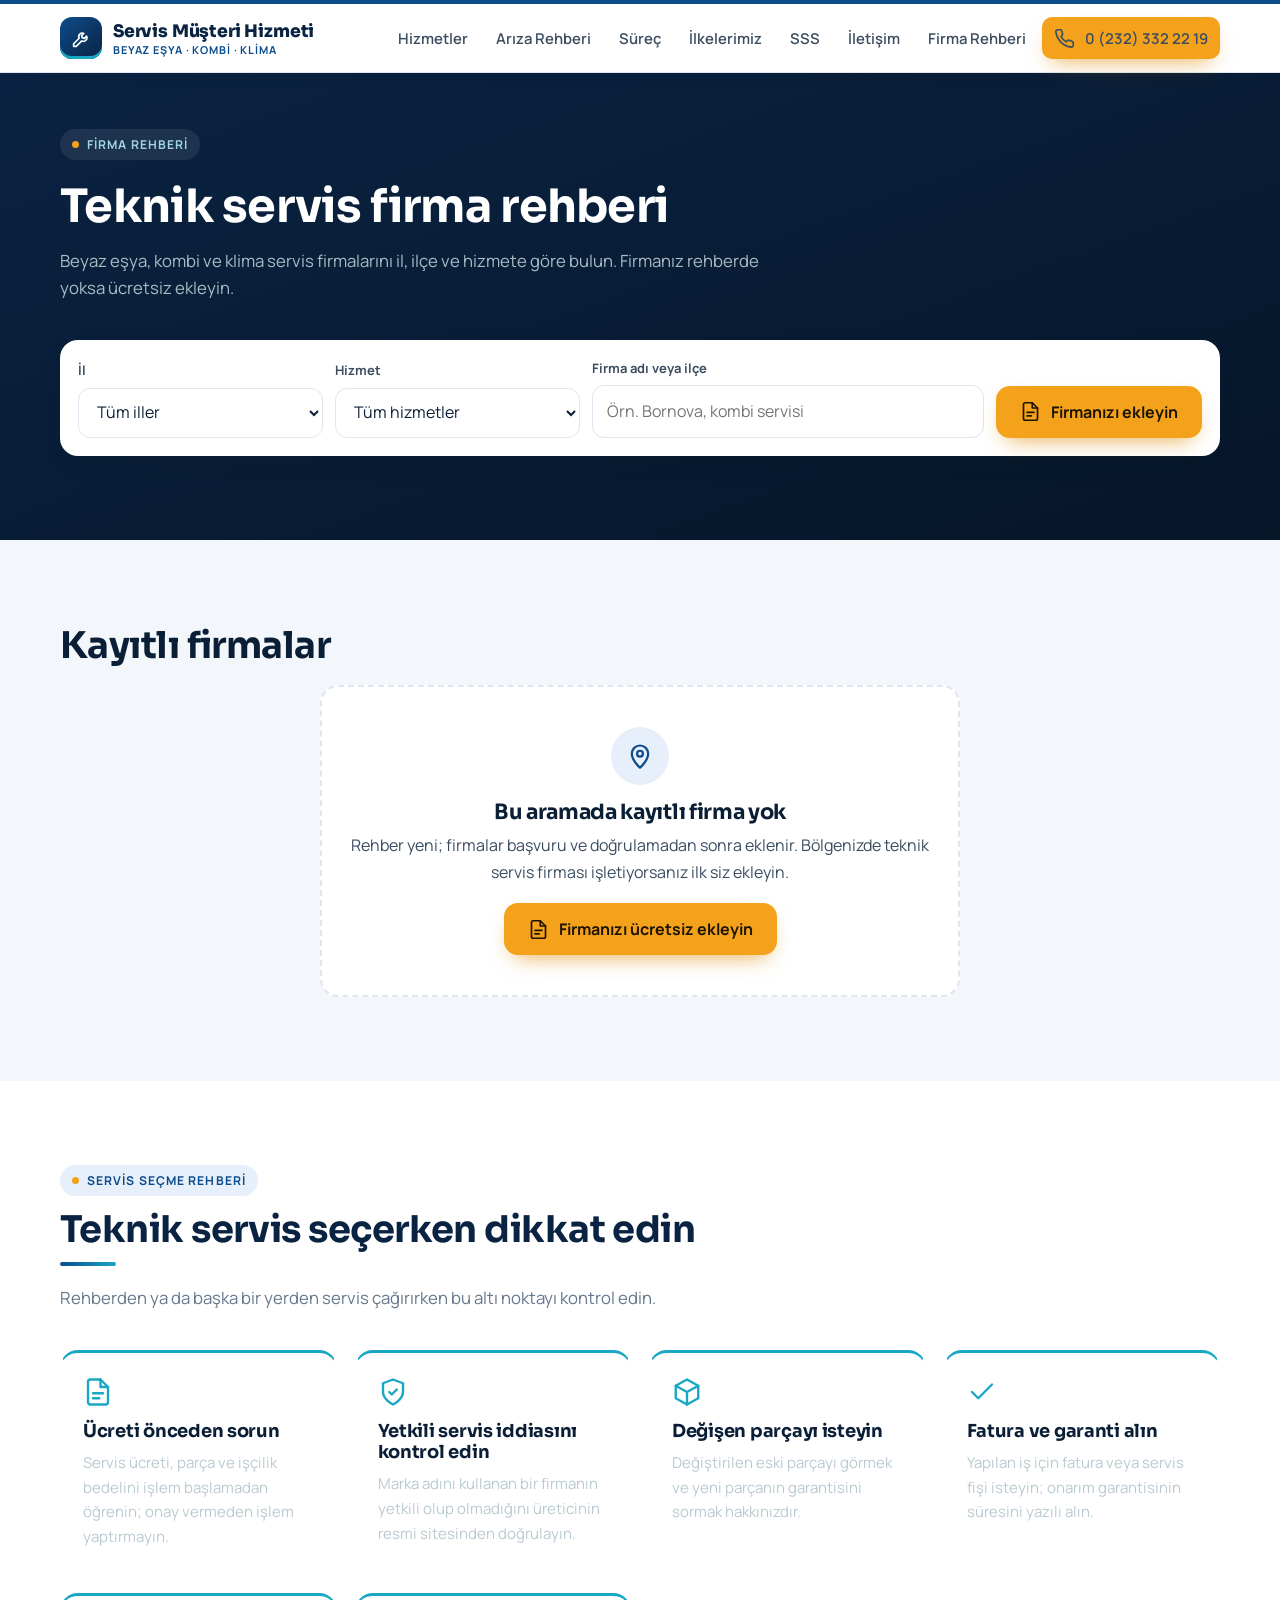
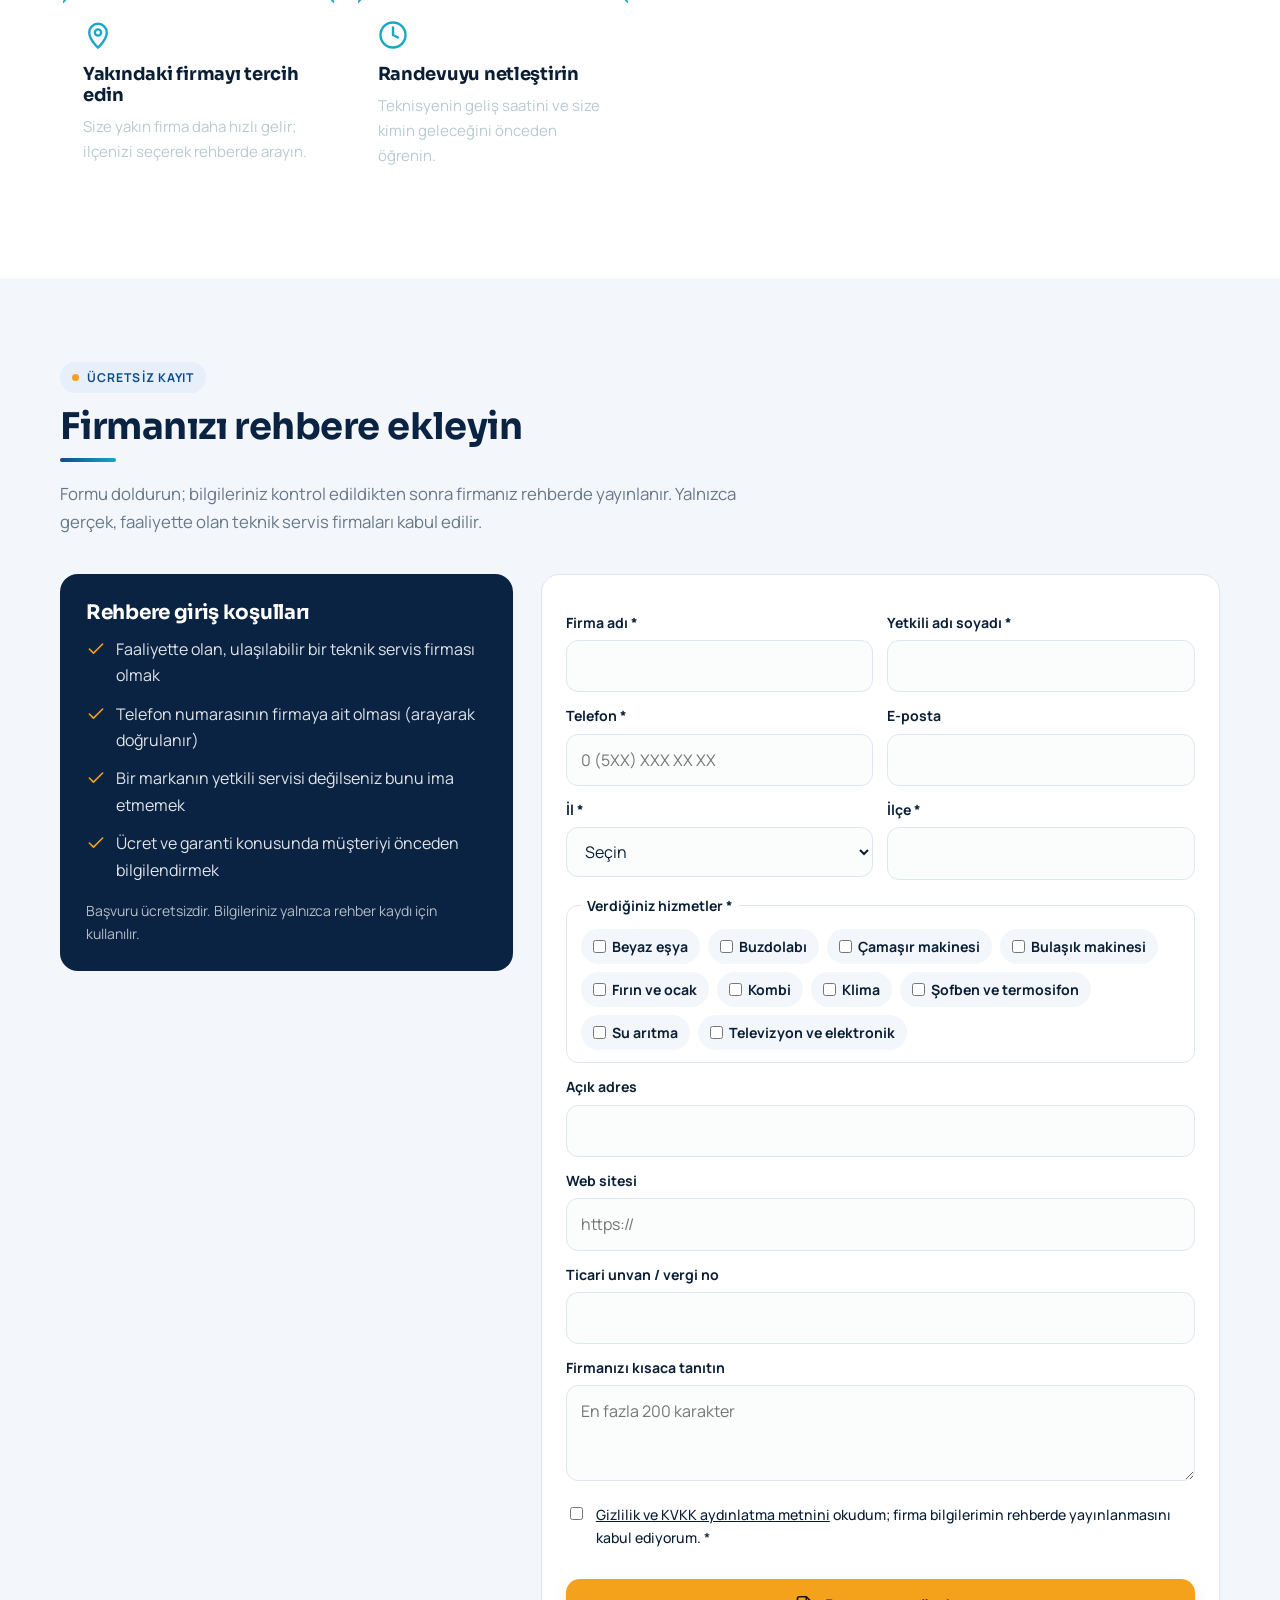
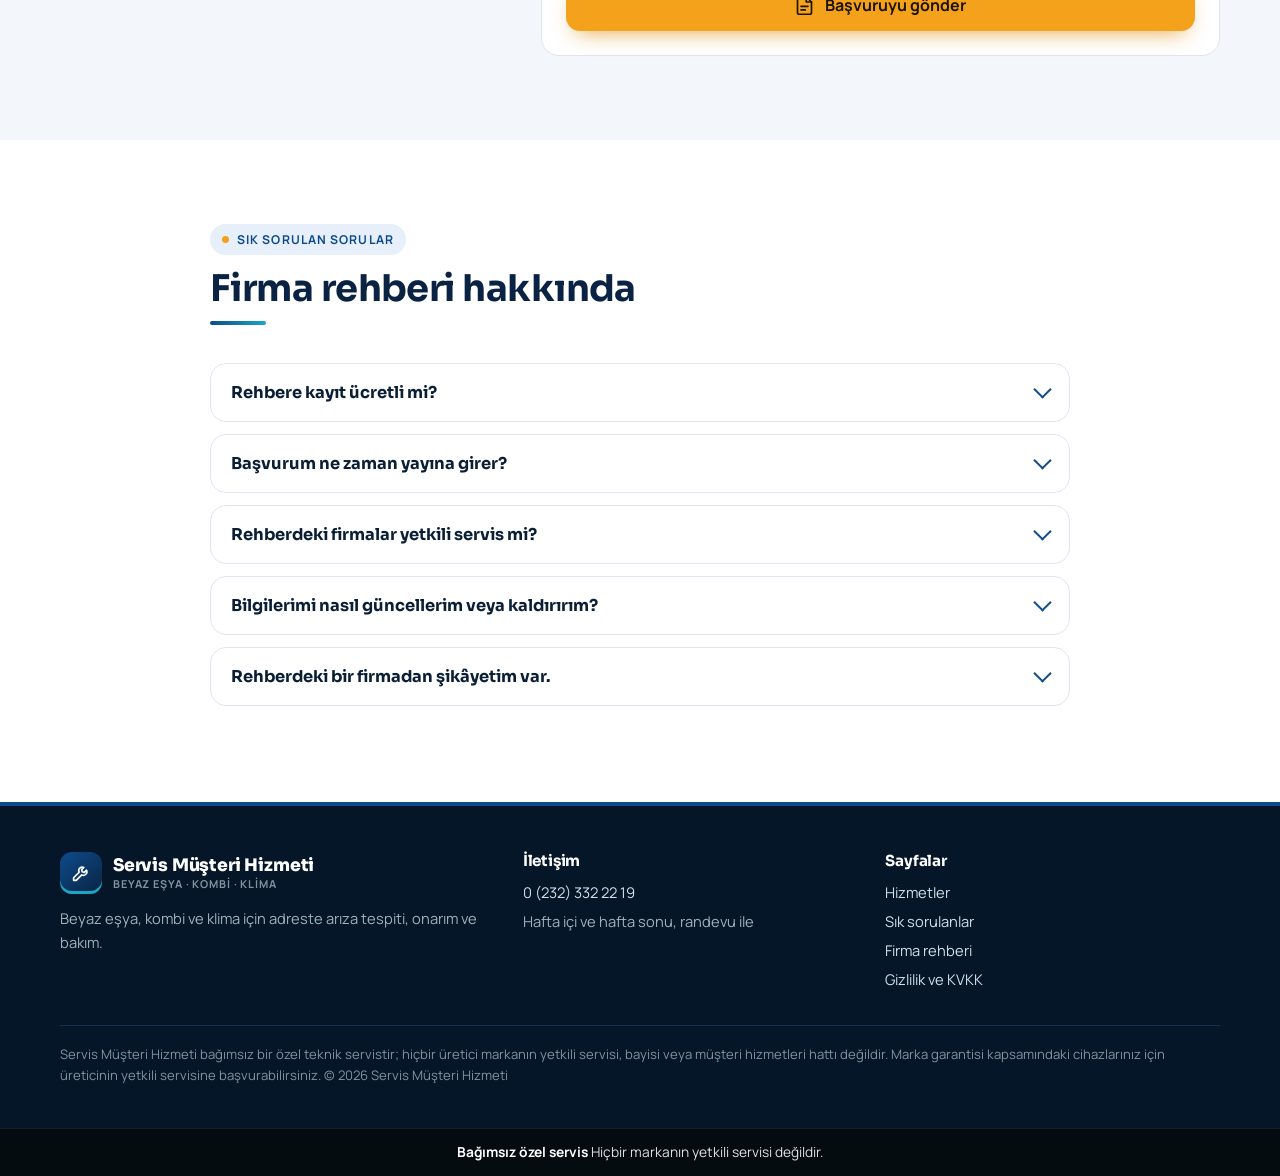
<file: firma-rehberi.html>
<!doctype html>
<html lang="tr"><head>
<meta charset="utf-8"><meta name="viewport" content="width=device-width,initial-scale=1,viewport-fit=cover">
<script>(function(w,d){w.dataLayer=w.dataLayer||[];w.gtag=function(){dataLayer.push(arguments)};gtag('js',new Date());gtag('config','G-ZC50CXV20Z');gtag('config','AW-18575593481');w.__awTel='AW-18575593481/k9YlCOX4qb8dEImgxJlF';var y=0;function f(){if(y)return;y=1;var j=d.createElement('script');j.async=1;j.src='https://www.googletagmanager.com/gtag/js?id=G-ZC50CXV20Z';d.head.appendChild(j)}w.__gtY=f;if(/[?&](gclid|gbraid|wbraid)=/.test(location.search)){f();return}['pointerdown','keydown','touchstart','scroll'].forEach(function(e){w.addEventListener(e,f,{once:true,passive:true})});w.addEventListener('load',function(){setTimeout(f,3500)})})(window,document);</script>
<title>Teknik Servis Firma Rehberi | Servis Müşteri Hizmeti</title>
<meta name="description" content="Beyaz eşya, kombi ve klima teknik servis firmaları rehberi: il, ilçe ve hizmete göre firma arayın. Teknik servis firmanızı rehbere ücretsiz ekleyin.">
<meta name="robots" content="index,follow">
<link rel="canonical" href="https://servismusterihizmeti.com.tr/firma-rehberi.html">
<meta name="theme-color" content="#0f5f73">
<meta property="og:type" content="website"><meta property="og:locale" content="tr_TR"><meta property="og:site_name" content="Servis Müşteri Hizmeti">
<meta property="og:title" content="Teknik Servis Firma Rehberi | Servis Müşteri Hizmeti"><meta property="og:description" content="Beyaz eşya, kombi ve klima teknik servis firmaları rehberi: il, ilçe ve hizmete göre firma arayın. Teknik servis firmanızı rehbere ücretsiz ekleyin."><meta property="og:url" content="https://servismusterihizmeti.com.tr/firma-rehberi.html">
<meta name="twitter:card" content="summary_large_image">
<link rel="icon" href="favicon.svg" type="image/svg+xml">
<link rel="preconnect" href="https://fonts.googleapis.com"><link rel="preconnect" href="https://fonts.gstatic.com" crossorigin>
<link rel="stylesheet" href="https://fonts.googleapis.com/css2?family=Manrope:wght@400;600;700&family=Sora:wght@600;700&display=swap" media="print" onload="this.media='all'">
<noscript><link rel="stylesheet" href="https://fonts.googleapis.com/css2?family=Manrope:wght@400;600;700&family=Sora:wght@600;700&display=swap"></noscript>
<style>:root{--ink:#0a1f36;--ink2:#3b4d61;--muted:#66788b;--bg:#f3f6fa;--card:#fff;--line:#dfe6ef;--pet:#0d4c8c;--pet2:#0a2e57;--pet-soft:#e7effa;--lac:#0a2342;--lac2:#061629;--tur:#18a7c4;--amb:#f4a21b;--amb2:#de8c06;--wa:#1faa59;--r:18px;--sh:0 10px 30px -14px rgba(12,27,36,.28);--f:'Manrope',system-ui,-apple-system,'Segoe UI',Roboto,sans-serif;--fh:'Sora','Manrope',system-ui,sans-serif}
*{box-sizing:border-box}html{scroll-behavior:smooth;-webkit-text-size-adjust:100%}
body{margin:0;font:400 16px/1.65 var(--f);color:var(--ink);background:var(--bg)}
img,svg{display:block;max-width:100%}a{color:inherit}
h1,h2,h3{font-family:var(--fh);line-height:1.18;margin:0 0 .5em;letter-spacing:-.015em}
h1{font-size:clamp(2rem,5.4vw,3.35rem);font-weight:700}h2{font-size:clamp(1.55rem,3.6vw,2.3rem);font-weight:700}h3{font-size:1.12rem;font-weight:700}
p{margin:0 0 1em}.kap{width:min(1160px,100% - 32px);margin-inline:auto}
.gizli{position:absolute!important;width:1px;height:1px;overflow:hidden;clip:rect(0 0 0 0);white-space:nowrap}
:focus-visible{outline:3px solid var(--amb);outline-offset:3px;border-radius:6px}
/* uyarı şeridi */
.serit{background:#040c10;color:#d8e4e8;font-size:.86rem;text-align:center;padding:12px 16px;margin-top:28px;border-top:1px solid rgba(255,255,255,.08)}
.serit b{color:#fff;font-weight:700}
/* üst menü */
.ust{position:sticky;top:0;z-index:40;background:rgba(255,255,255,.96);backdrop-filter:saturate(1.4) blur(10px);border-top:4px solid var(--pet);border-bottom:1px solid var(--line);box-shadow:0 6px 20px -16px rgba(10,35,66,.5)}
.ust .kap{display:flex;align-items:center;gap:18px;min-height:68px}
.logo{display:flex;align-items:center;gap:11px;text-decoration:none;font:800 1.08rem var(--fh);color:var(--lac);letter-spacing:-.01em}
.logo-isaret{width:42px;height:42px;border-radius:12px;background:linear-gradient(140deg,var(--pet),var(--lac));box-shadow:inset 0 -3px 0 var(--tur);color:#fff;display:grid;place-items:center;flex:none}
.logo-isaret svg{width:21px;height:21px}
.logo small{display:block;font:700 .68rem var(--f);color:var(--pet);letter-spacing:.08em;text-transform:uppercase}
.menu{margin-left:auto;display:flex;align-items:center;gap:4px}
.menu a{text-decoration:none;font-weight:600;font-size:.93rem;color:var(--ink2);padding:8px 12px;border-radius:10px}
.menu a:hover{background:var(--pet-soft);color:var(--pet2)}
.menu-ac{display:none;margin-left:auto;background:none;border:1px solid var(--line);border-radius:12px;width:46px;height:46px;cursor:pointer;color:var(--ink)}
.menu-ac svg{width:24px;height:24px;margin:auto}
/* düğmeler */
.btn{display:inline-flex;align-items:center;justify-content:center;gap:10px;min-height:52px;padding:0 24px;border-radius:14px;font:700 1rem var(--f);text-decoration:none;border:0;cursor:pointer;transition:transform .15s,box-shadow .15s,background .15s}
.btn svg{width:21px;height:21px;flex:none}.btn:active{transform:translateY(1px)}
.btn-ara{background:var(--amb);color:#1c1400;box-shadow:0 10px 22px -10px rgba(222,140,6,.8)}.btn-ara:hover{background:var(--amb2)}
.btn-wa{background:var(--wa);color:#fff;box-shadow:0 10px 22px -10px rgba(31,170,89,.7)}.btn-wa:hover{background:#178f4a}
.btn-cizgi{background:transparent;color:var(--pet2);border:2px solid var(--pet)}
.btn-kucuk{min-height:42px;padding:0 16px;font-size:.92rem;border-radius:12px}
.dugmeler{display:flex;flex-wrap:wrap;gap:12px}
/* 1 — hero */
.hero{position:relative;overflow:hidden;background:var(--lac);color:#fff;min-height:560px;display:flex;align-items:center;padding:70px 0}
.hero-gorsel{position:absolute;inset:0 0 0 44%;background:var(--lac)}
.hero-gorsel img,.hero-gorsel .cizim{width:100%;height:100%;object-fit:cover;object-position:62% 50%}
.hero-gorsel::after{content:"";position:absolute;inset:0;background:linear-gradient(90deg,var(--lac) 0,rgba(10,35,66,.8) 8%,rgba(10,35,66,0) 24%)}
.hero .kap{position:relative;z-index:1}
.hero-ic{max-width:min(520px,44vw)}
.ust-etiket{display:inline-flex;align-items:center;gap:8px;font:700 .76rem var(--f);letter-spacing:.09em;text-transform:uppercase;color:var(--pet);background:var(--pet-soft);padding:7px 12px;border-radius:999px;margin-bottom:16px}
.ust-etiket i{width:7px;height:7px;border-radius:50%;background:var(--amb)}
.hero .ust-etiket{background:rgba(24,167,196,.16);color:#8fe0f0;border:1px solid rgba(143,224,240,.3)}
.hero h1{color:#fff}.hero h1 em{font-style:normal;color:var(--amb)}
.hero .giris{font-size:1.12rem;color:#cdd9e6;max-width:34em}
.hero-tel{font:800 1.6rem var(--fh);color:#fff;text-decoration:none;display:inline-block;margin:6px 0 18px;padding-left:14px;border-left:4px solid var(--amb)}
.hero-tel small{display:block;font:700 .74rem var(--f);color:#8fa6bd;letter-spacing:.08em;text-transform:uppercase}
.hero .btn-wa{box-shadow:none}
/* kurumsal şerit */
.kurumsal{background:var(--pet);color:#fff;position:relative;z-index:2}
.kurumsal .kap{display:grid;grid-template-columns:repeat(4,1fr)}
.k-oge{display:flex;align-items:center;gap:14px;padding:22px 18px;border-right:1px solid rgba(255,255,255,.14)}
.k-oge:last-child{border-right:0}
.k-oge svg{width:40px;height:40px;padding:9px;border-radius:12px;background:rgba(255,255,255,.12);color:#fff;flex:none}
.k-oge b{display:block;font:700 .98rem var(--fh)}.k-oge span{font-size:.84rem;color:#c9dcf2;line-height:1.4}
/* bölümler */
.bolum{padding:84px 0}.bolum.beyaz{background:#fff}.bolum.koyu{background:linear-gradient(160deg,var(--lac),var(--lac2));color:#e7eef1}
.bolum.koyu h2,.bolum.koyu h3{color:#fff}.bolum.koyu .bas p{color:#a9bcc4}
.bas{max-width:700px;margin-bottom:38px}.bas p{color:var(--muted);font-size:1.05rem}
.bas .ust-etiket{margin-bottom:12px}.bas h2{position:relative;padding-bottom:14px;color:var(--lac)}.bas h2::after{content:"";position:absolute;left:0;bottom:0;width:56px;height:4px;border-radius:4px;background:linear-gradient(90deg,var(--pet),var(--tur))}.bolum.koyu .bas h2{color:#fff}.bolum.koyu .ust-etiket{background:rgba(255,255,255,.08);color:#9fd6e0}
.izgara{display:grid;gap:18px}
/* 2 — cihazlar */
.cihazlar{grid-template-columns:repeat(3,1fr)}
.cihaz{background:var(--card);border:1px solid var(--line);border-top:4px solid var(--pet);border-radius:var(--r);overflow:hidden;display:flex;flex-direction:column;transition:box-shadow .2s,transform .2s}
.cihaz:hover{box-shadow:var(--sh);transform:translateY(-2px)}
.cihaz-foto{aspect-ratio:16/10;background:var(--pet-soft);color:var(--pet);display:grid;place-items:center;overflow:hidden}.cihaz-foto img{transition:transform .4s}.cihaz:hover .cihaz-foto img{transform:scale(1.04)}
.cihaz-foto img{width:100%;height:100%;object-fit:cover}.cihaz-foto svg{width:64px;height:64px;opacity:.85}
.cihaz-ic{padding:18px 20px 20px;display:flex;flex-direction:column;flex:1}
.cihaz-ic p{color:var(--ink2);font-size:.95rem;flex:1}
.cihaz-ic a{font-weight:700;color:var(--pet);text-decoration:none;font-size:.93rem}.cihaz-ic a:hover{text-decoration:underline}
/* 3 — belirtiler */
.belirtiler{grid-template-columns:repeat(2,1fr)}
.belirti{background:#fff;border:1px solid var(--line);border-radius:var(--r);padding:20px 22px;display:grid;grid-template-columns:40px 1fr;gap:4px 14px}
.belirti .no{grid-row:span 2;width:40px;height:40px;border-radius:12px;background:var(--pet);color:#fff;display:grid;place-items:center;font:700 .95rem var(--fh)}
.belirti h3{margin:6px 0 2px}.belirti p{margin:0;color:var(--ink2);font-size:.95rem}
.uyari-kutu{margin-top:22px;padding:14px 18px;border-radius:14px;background:#fff8ec;border:1px solid #f6dfb1;color:#6b4a07;font-size:.93rem}
/* 4 — süreç */
.surec{list-style:none;padding:0;margin:0;display:grid;grid-template-columns:repeat(5,1fr);gap:14px;counter-reset:a}
.surec li{position:relative;background:#fff;border:1px solid var(--line);border-radius:var(--r);padding:22px 18px 20px;counter-increment:a}
.surec li::before{content:counter(a);display:grid;place-items:center;width:38px;height:38px;border-radius:50%;background:var(--pet);color:#fff;font:700 1rem var(--fh);margin-bottom:12px}
.surec p{margin:0;color:var(--ink2);font-size:.93rem}
.surec-alt{margin-top:28px;display:flex;flex-wrap:wrap;align-items:center;gap:16px;justify-content:space-between;background:var(--pet);color:#fff;border-radius:var(--r);padding:20px 22px}
.surec-alt p{margin:0;font-weight:700;color:#fff}
/* 5 — ilkeler */
.ilkeler{grid-template-columns:repeat(4,1fr)}
.ilke{background:rgba(255,255,255,.05);border:1px solid rgba(255,255,255,.1);border-radius:var(--r);padding:24px 22px}
.ilke{border-top:3px solid var(--tur)!important}.ilke svg{width:30px;height:30px;color:var(--tur);margin-bottom:14px}.ilke p{margin:0;color:#b9cad1;font-size:.94rem}
/* 6 — SSS */
.dar{width:min(860px,100% - 32px)}
.sss details{background:#fff;border:1px solid var(--line);border-radius:16px;margin-bottom:12px}
.sss summary{cursor:pointer;list-style:none;padding:18px 54px 18px 20px;font:700 1.02rem var(--fh);position:relative}
.sss summary::-webkit-details-marker{display:none}
.sss summary::after{content:"";position:absolute;right:20px;top:50%;width:11px;height:11px;border-right:2.5px solid var(--pet);border-bottom:2.5px solid var(--pet);transform:translateY(-70%) rotate(45deg);transition:transform .2s}
.sss details[open] summary::after{transform:translateY(-30%) rotate(-135deg)}
.sss details p{padding:0 20px 18px;margin:0;color:var(--ink2)}
/* 7 — iletişim */
.iletisim{display:grid;grid-template-columns:1fr 1fr;gap:22px;align-items:start}
.kanal{display:flex;align-items:center;gap:14px;background:#fff;border:1px solid var(--line);border-radius:var(--r);padding:18px 20px;text-decoration:none;margin-bottom:12px}
.kanal:hover{box-shadow:var(--sh)}
.kanal .kk{width:48px;height:48px;border-radius:14px;display:grid;place-items:center;flex:none;background:#fff4e0;color:var(--amb2)}.kanal .kk svg{width:24px;height:24px}
.kanal.wa .kk{background:#e3f6eb;color:var(--wa)}
.kanal small{display:block;color:var(--muted);font-weight:600;font-size:.8rem;text-transform:uppercase;letter-spacing:.05em}.kanal b{font:700 1.15rem var(--fh)}
.firma{background:#fff;border:1px solid var(--line);border-radius:var(--r);padding:20px 22px;font-size:.93rem;color:var(--ink2)}
.firma dl{margin:0;display:grid;grid-template-columns:auto 1fr;gap:6px 14px}.firma dt{font-weight:700;color:var(--ink)}.firma dd{margin:0}
.form{background:#fff;border:1px solid var(--line);border-radius:var(--r);padding:24px}
.form h3{margin-bottom:4px}.form>p{color:var(--muted);font-size:.93rem}
.form label{display:block;font-weight:700;font-size:.88rem;margin:12px 0 6px}
.form input,.form select,.form textarea{width:100%;font:inherit;font-size:16px;padding:12px 14px;border:1.5px solid var(--line);border-radius:12px;background:#fbfcfc;color:var(--ink)}
.form input:focus,.form select:focus,.form textarea:focus{border-color:var(--pet);outline:none;background:#fff}
.form textarea{min-height:96px;resize:vertical}.form .btn{width:100%;margin-top:16px}
.form .kvkk{font-size:.8rem;color:var(--muted);margin:10px 0 0}
.ara-kutu{background:linear-gradient(160deg,var(--pet),var(--lac));color:#fff;border-radius:var(--r);padding:28px;text-align:left}.ara-kutu h3{color:#fff;margin:14px 0 4px}.ara-kutu p{color:#c9dcf2;margin:0 0 10px}.ak-ikon{width:52px;height:52px;border-radius:14px;background:var(--amb);color:#1c1400;display:grid;place-items:center}.ak-ikon svg{width:26px;height:26px}.ak-no{display:block;font:800 1.7rem var(--fh);color:#fff;text-decoration:none;margin:4px 0 18px}.ara-kutu .btn{width:100%}
.bal{position:absolute;left:-9999px;width:1px;height:1px;overflow:hidden}
/* alt */
footer{background:var(--lac2);border-top:4px solid var(--pet);color:#9fb2ba;padding:46px 0 0;font-size:.92rem}
footer .kap{display:grid;grid-template-columns:1.3fr 1fr 1fr;gap:28px}
footer .logo{color:#fff;margin-bottom:12px}footer .logo small{color:#7f949d}
footer h3{color:#fff;font-size:.95rem;margin-bottom:10px}footer ul{list-style:none;padding:0;margin:0}footer li{margin:5px 0}
footer a{color:#cfe0e6;text-decoration:none}footer a:hover{text-decoration:underline}
.yasal{grid-column:1/-1;border-top:1px solid #16304f;padding-top:18px;font-size:.82rem;color:#7f949d}
/* sabit mobil çubuk */
.yapiskan{position:fixed;left:0;right:0;bottom:0;z-index:50;display:none;gap:10px;padding:10px 12px calc(10px + env(safe-area-inset-bottom));background:rgba(255,255,255,.97);border-top:1px solid var(--line);box-shadow:0 -8px 24px -12px rgba(0,0,0,.25)}
.yapiskan .btn{flex:1;min-height:50px;padding:0 10px}
/* alt sayfalar */
.metin{background:#fff;border:1px solid var(--line);border-radius:var(--r);padding:32px clamp(18px,4vw,40px);margin:40px auto 70px}
.metin h1{font-size:clamp(1.7rem,4vw,2.3rem)}.metin h2{font-size:1.25rem;margin-top:1.6em}.metin p,.metin li{color:var(--ink2)}
@media (max-width:1020px){.kurumsal .kap{grid-template-columns:repeat(2,1fr)}.k-oge:nth-child(2){border-right:0}.k-oge:nth-child(-n+2){border-bottom:1px solid rgba(255,255,255,.14)}.cihazlar{grid-template-columns:repeat(2,1fr)}.surec{grid-template-columns:repeat(2,1fr)}.surec li:last-child{grid-column:1/-1}.ilkeler{grid-template-columns:repeat(2,1fr)}.iletisim{grid-template-columns:1fr}footer .kap{grid-template-columns:1fr 1fr}footer .kap>div:first-child{grid-column:1/-1}}
@media (max-width:860px){.menu-ac{display:block}.menu{display:none;position:absolute;top:100%;left:0;right:0;flex-direction:column;align-items:stretch;background:#fff;border-bottom:1px solid var(--line);padding:10px 16px 16px;gap:2px;box-shadow:var(--sh)}.menu.acik{display:flex}.menu a{padding:13px 12px;font-size:1rem}.menu .btn{margin-top:8px}.yapiskan{display:flex}.ust .menu .btn-ara{display:none}footer .serit{padding-bottom:calc(86px + env(safe-area-inset-bottom))}}
@media (max-width:760px){.hero-ic{max-width:none}.hero{display:block;min-height:0;padding:0 0 40px}.hero-gorsel{position:relative;inset:auto;aspect-ratio:16/10}.hero-gorsel::after{background:linear-gradient(180deg,rgba(10,35,66,0) 55%,var(--lac) 100%)}.hero .kap{margin-top:-24px}}
@media (max-width:640px){.bolum{padding:60px 0}.kurumsal .kap{grid-template-columns:1fr;width:100%}.k-oge{border-right:0!important;border-bottom:1px solid rgba(255,255,255,.14);padding:16px 20px}.k-oge:last-child{border-bottom:0}.cihazlar,.belirtiler,.ilkeler,.surec{grid-template-columns:1fr}.surec li:last-child{grid-column:auto}.hero .dugmeler .btn{flex:1 1 100%}.logo small{display:none}footer .kap{grid-template-columns:1fr}.serit{font-size:.76rem}}
@media (prefers-reduced-motion:reduce){html{scroll-behavior:auto}*{transition:none!important}}
/* ---- firma rehberi ---- */
.rh-giris{padding-top:56px}.rh-giris h1{color:#fff;font:700 clamp(30px,4.6vw,46px)/1.12 var(--fh);margin:.2em 0 .3em}
.rh-giris .bas p{color:rgba(255,255,255,.78)}
.rh-ara{display:grid;grid-template-columns:1fr 1fr 1.6fr auto;gap:12px;align-items:end;background:#fff;border-radius:var(--r);padding:18px;box-shadow:var(--sh);margin-top:26px}
.rh-ara label span{display:block;font-weight:700;font-size:13px;color:var(--ink2);margin-bottom:6px}
.rh-ara select,.rh-ara input{width:100%;font:inherit;padding:12px 14px;border:1px solid var(--line);border-radius:12px;background:#fff;color:var(--ink)}
.rh-ara select:focus,.rh-ara input:focus{outline:2px solid var(--tur);border-color:transparent}
.rh-ust{display:flex;align-items:baseline;justify-content:space-between;gap:12px;margin-bottom:18px}.rh-ust h2{margin:0}.rh-ust p{margin:0;color:var(--muted);font-weight:700}
.rh-liste{display:grid;grid-template-columns:repeat(3,1fr);gap:18px}
.rh-firma{background:#fff;border:1px solid var(--line);border-radius:var(--r);padding:22px;box-shadow:var(--sh)}
.rh-firma h3{margin:0 0 4px;font:700 19px/1.3 var(--fh)}.rh-yer{margin:0 0 10px;color:var(--muted);font-weight:600}
.rh-etiketler{display:flex;flex-wrap:wrap;gap:6px;margin:0 0 12px}.rh-etiketler span{background:var(--pet-soft);color:var(--pet);font-size:12.5px;font-weight:700;padding:4px 10px;border-radius:99px}
.rh-adres{font-size:14px;color:var(--ink2)}.rh-dugme{display:flex;flex-wrap:wrap;gap:8px;margin-top:12px}
.rh-bos{text-align:center;background:#fff;border:2px dashed var(--line);border-radius:var(--r);padding:40px 22px;max-width:640px;margin:0 auto}
.rh-bos .ak-ikon{display:inline-grid;place-items:center;width:58px;height:58px;border-radius:50%;background:var(--pet-soft);color:var(--pet)}.rh-bos .ak-ikon svg{width:28px;height:28px}
.rh-bos h3{font:700 21px/1.3 var(--fh);margin:14px 0 6px}.rh-bos p{color:var(--ink2);margin:0 0 18px}
.rh-form-alan{display:grid;grid-template-columns:.8fr 1.2fr;gap:28px;align-items:start}
.rh-kriter{background:var(--lac);color:#fff;border-radius:var(--r);padding:26px}.rh-kriter h3{color:#fff;margin-top:0;font:700 20px/1.3 var(--fh)}
.rh-kriter ul{list-style:none;padding:0;margin:0 0 16px;display:grid;gap:12px}.rh-kriter li{display:flex;gap:10px;align-items:flex-start;color:rgba(255,255,255,.88)}
.rh-kriter li svg{width:20px;height:20px;flex:none;color:var(--amb);margin-top:3px}.rh-not{font-size:14px;color:rgba(255,255,255,.7);margin:0}
.rh-iki{display:grid;grid-template-columns:1fr 1fr;gap:0 14px}
.rh-kat{border:1px solid var(--line);border-radius:12px;padding:12px 14px;margin:14px 0 4px;display:flex;flex-wrap:wrap;gap:8px}
.rh-kat legend{font-weight:700;font-size:14px;padding:0 6px}
.rh-kutu{display:inline-flex!important;align-items:center;gap:6px;margin:0!important;background:var(--bg);border-radius:99px;padding:6px 12px;font-weight:600;font-size:14px;cursor:pointer}
.rh-kutu input{width:auto!important;margin:0}
.rh-onay{display:flex!important;gap:10px;align-items:flex-start;font-weight:500!important;font-size:14px;margin:14px 0!important}.rh-onay input{width:auto!important;margin-top:4px}
.rh-hata{color:#b42318;font-weight:700;margin:0 0 10px}
.rh-tamam{display:flex;gap:10px;align-items:flex-start;background:#e7f7ee;color:#0e5a32;border-radius:12px;padding:14px 16px;margin-bottom:16px}.rh-tamam svg{width:22px;height:22px;flex:none}
@media (max-width:1020px){.rh-ara{grid-template-columns:1fr 1fr}.rh-liste{grid-template-columns:1fr 1fr}.rh-form-alan{grid-template-columns:1fr}}
@media (max-width:640px){.rh-ara{grid-template-columns:1fr}.rh-liste{grid-template-columns:1fr}.rh-iki{grid-template-columns:1fr}}
[hidden]{display:none!important}
</style>
<script type="application/ld+json">{"@context": "https://schema.org", "@type": "CollectionPage", "name": "Teknik Servis Firma Rehberi", "url": "https://servismusterihizmeti.com.tr/firma-rehberi.html", "inLanguage": "tr-TR", "isPartOf": {"@type": "WebSite", "name": "Servis Müşteri Hizmeti", "url": "https://servismusterihizmeti.com.tr/"}}</script><script type="application/ld+json">{"@context": "https://schema.org", "@type": "FAQPage", "mainEntity": [{"@type": "Question", "name": "Rehbere kayıt ücretli mi?", "acceptedAnswer": {"@type": "Answer", "text": "Hayır. Teknik servis firmaları başvuru formunu doldurarak ücretsiz başvurabilir."}}, {"@type": "Question", "name": "Başvurum ne zaman yayına girer?", "acceptedAnswer": {"@type": "Answer", "text": "Başvurular tek tek incelenir; firma bilgileri ve telefon numarası doğrulandıktan sonra rehbere eklenir."}}, {"@type": "Question", "name": "Rehberdeki firmalar yetkili servis mi?", "acceptedAnswer": {"@type": "Answer", "text": "Rehber, bağımsız teknik servis firmalarının iletişim bilgilerini bir araya getirir. Bir firmanın bir markanın yetkili servisi olup olmadığını üreticinin resmi sitesinden kontrol edebilirsiniz."}}, {"@type": "Question", "name": "Bilgilerimi nasıl güncellerim veya kaldırırım?", "acceptedAnswer": {"@type": "Answer", "text": "Formu 'güncelleme' notuyla yeniden gönderin ya da bizi arayın; bilgileriniz düzeltilir veya rehberden kaldırılır."}}, {"@type": "Question", "name": "Rehberdeki bir firmadan şikâyetim var.", "acceptedAnswer": {"@type": "Answer", "text": "Hizmet doğrudan ilgili firma tarafından verilir. Yaşadığınız sorunu bize iletebilirsiniz; gerekli görülürse firma rehberden çıkarılır. Tüketici hakları için Tüketici Hakem Heyeti'ne de başvurabilirsiniz."}}]}</script>
</head><body><header class="ust"><div class="kap">
<a class="logo" href="./" aria-label="Servis Müşteri Hizmeti ana sayfa"><span class="logo-isaret"><svg viewBox="0 0 24 24" fill="none" stroke="currentColor" stroke-width="1.9" stroke-linecap="round" stroke-linejoin="round" aria-hidden="true"><path d="M14.7 6.3a4 4 0 0 0-5.4 5.4L3 18v3h3l6.3-6.3a4 4 0 0 0 5.4-5.4l-2.5 2.5-2.4-.6-.6-2.4z"/></svg></span><span>Servis Müşteri Hizmeti<small>Beyaz eşya · Kombi · Klima</small></span></a>
<button class="menu-ac" type="button" aria-label="Menüyü aç" aria-expanded="false" aria-controls="menu"><svg viewBox="0 0 24 24" fill="none" stroke="currentColor" stroke-width="1.9" stroke-linecap="round" stroke-linejoin="round" aria-hidden="true"><path d="M4 7h16M4 12h16M4 17h16"/></svg></button>
<nav class="menu" id="menu" aria-label="Ana menü">
<a href="./#cihazlar">Hizmetler</a><a href="./#belirtiler">Arıza Rehberi</a><a href="./#surec">Süreç</a><a href="./#ilkeler">İlkelerimiz</a><a href="./#sss">SSS</a><a href="./#iletisim">İletişim</a><a href="firma-rehberi.html">Firma Rehberi</a>
<a class="btn btn-ara btn-kucuk" href="tel:+902323322219" data-olay="arama_tiklama" data-konum="menu"><svg viewBox="0 0 24 24" fill="none" stroke="currentColor" stroke-width="1.9" stroke-linecap="round" stroke-linejoin="round" aria-hidden="true"><path d="M22 16.9v3a2 2 0 0 1-2.2 2 19.8 19.8 0 0 1-8.6-3.1 19.5 19.5 0 0 1-6-6A19.8 19.8 0 0 1 2.1 4.2 2 2 0 0 1 4.1 2h3a2 2 0 0 1 2 1.7c.1.9.4 1.8.7 2.7a2 2 0 0 1-.5 2.1L8 9.8a16 16 0 0 0 6 6l1.3-1.3a2 2 0 0 1 2.1-.4c.9.3 1.8.6 2.7.7a2 2 0 0 1 1.7 2z"/></svg><span>0 (232) 332 22 19</span></a>
</nav></div></header>
<main id="ust">
<section class="bolum koyu rh-giris" aria-labelledby="rh-h1"><div class="kap">
<div class="bas"><span class="ust-etiket"><i></i>Firma rehberi</span>
<h1 id="rh-h1">Teknik servis firma rehberi</h1>
<p>Beyaz eşya, kombi ve klima servis firmalarını il, ilçe ve hizmete göre bulun. Firmanız rehberde yoksa ücretsiz ekleyin.</p></div>
<form class="rh-ara" id="rh-ara" role="search" onsubmit="return false">
<label><span>İl</span><select id="rh-il"><option value="">Tüm iller</option><option>Adana</option><option>Adıyaman</option><option>Afyonkarahisar</option><option>Ağrı</option><option>Aksaray</option><option>Amasya</option><option>Ankara</option><option>Antalya</option><option>Ardahan</option><option>Artvin</option><option>Aydın</option><option>Balıkesir</option><option>Bartın</option><option>Batman</option><option>Bayburt</option><option>Bilecik</option><option>Bingöl</option><option>Bitlis</option><option>Bolu</option><option>Burdur</option><option>Bursa</option><option>Çanakkale</option><option>Çankırı</option><option>Çorum</option><option>Denizli</option><option>Diyarbakır</option><option>Düzce</option><option>Edirne</option><option>Elazığ</option><option>Erzincan</option><option>Erzurum</option><option>Eskişehir</option><option>Gaziantep</option><option>Giresun</option><option>Gümüşhane</option><option>Hakkari</option><option>Hatay</option><option>Iğdır</option><option>Isparta</option><option>İstanbul</option><option>İzmir</option><option>Kahramanmaraş</option><option>Karabük</option><option>Karaman</option><option>Kars</option><option>Kastamonu</option><option>Kayseri</option><option>Kilis</option><option>Kırıkkale</option><option>Kırklareli</option><option>Kırşehir</option><option>Kocaeli</option><option>Konya</option><option>Kütahya</option><option>Malatya</option><option>Manisa</option><option>Mardin</option><option>Mersin</option><option>Muğla</option><option>Muş</option><option>Nevşehir</option><option>Niğde</option><option>Ordu</option><option>Osmaniye</option><option>Rize</option><option>Sakarya</option><option>Samsun</option><option>Şanlıurfa</option><option>Siirt</option><option>Sinop</option><option>Sivas</option><option>Şırnak</option><option>Tekirdağ</option><option>Tokat</option><option>Trabzon</option><option>Tunceli</option><option>Uşak</option><option>Van</option><option>Yalova</option><option>Yozgat</option><option>Zonguldak</option></select></label>
<label><span>Hizmet</span><select id="rh-kat"><option value="">Tüm hizmetler</option><option>Beyaz eşya</option><option>Buzdolabı</option><option>Çamaşır makinesi</option><option>Bulaşık makinesi</option><option>Fırın ve ocak</option><option>Kombi</option><option>Klima</option><option>Şofben ve termosifon</option><option>Su arıtma</option><option>Televizyon ve elektronik</option></select></label>
<label class="rh-genis"><span>Firma adı veya ilçe</span><input id="rh-q" type="search" placeholder="Örn. Bornova, kombi servisi" autocomplete="off"></label>
<a class="btn btn-ara" href="#basvuru"><svg viewBox="0 0 24 24" fill="none" stroke="currentColor" stroke-width="1.9" stroke-linecap="round" stroke-linejoin="round" aria-hidden="true"><path d="M14 2H6a2 2 0 0 0-2 2v16a2 2 0 0 0 2 2h12a2 2 0 0 0 2-2V8z"/><path d="M14 2v6h6M8 13h8M8 17h5"/></svg><span>Firmanızı ekleyin</span></a>
</form>
</div></section>

<section class="bolum" id="liste" aria-labelledby="rh-h-liste"><div class="kap">
<div class="rh-ust"><h2 id="rh-h-liste">Kayıtlı firmalar</h2><p id="rh-sayi" aria-live="polite"></p></div>
<div class="rh-liste" id="rh-liste"></div>
<div class="rh-bos" id="rh-bos" hidden><span class="ak-ikon"><svg viewBox="0 0 24 24" fill="none" stroke="currentColor" stroke-width="1.9" stroke-linecap="round" stroke-linejoin="round" aria-hidden="true"><path d="M12 22s7-6.2 7-12a7 7 0 1 0-14 0c0 5.8 7 12 7 12z"/><circle cx="12" cy="10" r="2.5"/></svg></span><h3>Bu aramada kayıtlı firma yok</h3>
<p>Rehber yeni; firmalar başvuru ve doğrulamadan sonra eklenir. Bölgenizde teknik servis firması işletiyorsanız ilk siz ekleyin.</p>
<a class="btn btn-ara" href="#basvuru"><svg viewBox="0 0 24 24" fill="none" stroke="currentColor" stroke-width="1.9" stroke-linecap="round" stroke-linejoin="round" aria-hidden="true"><path d="M14 2H6a2 2 0 0 0-2 2v16a2 2 0 0 0 2 2h12a2 2 0 0 0 2-2V8z"/><path d="M14 2v6h6M8 13h8M8 17h5"/></svg><span>Firmanızı ücretsiz ekleyin</span></a></div>
</div></section>

<section class="bolum beyaz" id="secim" aria-labelledby="rh-h-secim"><div class="kap">
<div class="bas"><span class="ust-etiket"><i></i>Servis seçme rehberi</span><h2 id="rh-h-secim">Teknik servis seçerken dikkat edin</h2>
<p>Rehberden ya da başka bir yerden servis çağırırken bu altı noktayı kontrol edin.</p></div>
<div class="izgara ilkeler rh-secim"><div class="ilke"><svg viewBox="0 0 24 24" fill="none" stroke="currentColor" stroke-width="1.9" stroke-linecap="round" stroke-linejoin="round" aria-hidden="true"><path d="M14 2H6a2 2 0 0 0-2 2v16a2 2 0 0 0 2 2h12a2 2 0 0 0 2-2V8z"/><path d="M14 2v6h6M8 13h8M8 17h5"/></svg><h3>Ücreti önceden sorun</h3><p>Servis ücreti, parça ve işçilik bedelini işlem başlamadan öğrenin; onay vermeden işlem yaptırmayın.</p></div><div class="ilke"><svg viewBox="0 0 24 24" fill="none" stroke="currentColor" stroke-width="1.9" stroke-linecap="round" stroke-linejoin="round" aria-hidden="true"><path d="M12 22s8-4 8-10V5l-8-3-8 3v7c0 6 8 10 8 10z"/><path d="m9 12 2 2 4-4"/></svg><h3>Yetkili servis iddiasını kontrol edin</h3><p>Marka adını kullanan bir firmanın yetkili olup olmadığını üreticinin resmi sitesinden doğrulayın.</p></div><div class="ilke"><svg viewBox="0 0 24 24" fill="none" stroke="currentColor" stroke-width="1.9" stroke-linecap="round" stroke-linejoin="round" aria-hidden="true"><path d="M12 2 3 7v10l9 5 9-5V7z"/><path d="M3 7l9 5 9-5M12 12v10"/></svg><h3>Değişen parçayı isteyin</h3><p>Değiştirilen eski parçayı görmek ve yeni parçanın garantisini sormak hakkınızdır.</p></div><div class="ilke"><svg viewBox="0 0 24 24" fill="none" stroke="currentColor" stroke-width="1.9" stroke-linecap="round" stroke-linejoin="round" aria-hidden="true"><path d="M20 6 9 17l-5-5"/></svg><h3>Fatura ve garanti alın</h3><p>Yapılan iş için fatura veya servis fişi isteyin; onarım garantisinin süresini yazılı alın.</p></div><div class="ilke"><svg viewBox="0 0 24 24" fill="none" stroke="currentColor" stroke-width="1.9" stroke-linecap="round" stroke-linejoin="round" aria-hidden="true"><path d="M12 22s7-6.2 7-12a7 7 0 1 0-14 0c0 5.8 7 12 7 12z"/><circle cx="12" cy="10" r="2.5"/></svg><h3>Yakındaki firmayı tercih edin</h3><p>Size yakın firma daha hızlı gelir; ilçenizi seçerek rehberde arayın.</p></div><div class="ilke"><svg viewBox="0 0 24 24" fill="none" stroke="currentColor" stroke-width="1.9" stroke-linecap="round" stroke-linejoin="round" aria-hidden="true"><circle cx="12" cy="12" r="10"/><path d="M12 6v6l4 2"/></svg><h3>Randevuyu netleştirin</h3><p>Teknisyenin geliş saatini ve size kimin geleceğini önceden öğrenin.</p></div></div>
</div></section>

<section class="bolum" id="basvuru" aria-labelledby="rh-h-form"><div class="kap">
<div class="bas"><span class="ust-etiket"><i></i>Ücretsiz kayıt</span><h2 id="rh-h-form">Firmanızı rehbere ekleyin</h2>
<p>Formu doldurun; bilgileriniz kontrol edildikten sonra firmanız rehberde yayınlanır. Yalnızca gerçek, faaliyette olan teknik servis firmaları kabul edilir.</p></div>
<div class="rh-form-alan">
<div class="rh-kriter"><h3>Rehbere giriş koşulları</h3><ul>
<li><svg viewBox="0 0 24 24" fill="none" stroke="currentColor" stroke-width="1.9" stroke-linecap="round" stroke-linejoin="round" aria-hidden="true"><path d="M20 6 9 17l-5-5"/></svg>Faaliyette olan, ulaşılabilir bir teknik servis firması olmak</li>
<li><svg viewBox="0 0 24 24" fill="none" stroke="currentColor" stroke-width="1.9" stroke-linecap="round" stroke-linejoin="round" aria-hidden="true"><path d="M20 6 9 17l-5-5"/></svg>Telefon numarasının firmaya ait olması (arayarak doğrulanır)</li>
<li><svg viewBox="0 0 24 24" fill="none" stroke="currentColor" stroke-width="1.9" stroke-linecap="round" stroke-linejoin="round" aria-hidden="true"><path d="M20 6 9 17l-5-5"/></svg>Bir markanın yetkili servisi değilseniz bunu ima etmemek</li>
<li><svg viewBox="0 0 24 24" fill="none" stroke="currentColor" stroke-width="1.9" stroke-linecap="round" stroke-linejoin="round" aria-hidden="true"><path d="M20 6 9 17l-5-5"/></svg>Ücret ve garanti konusunda müşteriyi önceden bilgilendirmek</li>
</ul><p class="rh-not">Başvuru ücretsizdir. Bilgileriniz yalnızca rehber kaydı için kullanılır.</p></div>
<form class="form rh-form" id="rh-form" action="https://formsubmit.co/burcugunay454@gmail.com" method="POST">
<div class="rh-tamam" id="rh-tamam" hidden><svg viewBox="0 0 24 24" fill="none" stroke="currentColor" stroke-width="1.9" stroke-linecap="round" stroke-linejoin="round" aria-hidden="true"><path d="M20 6 9 17l-5-5"/></svg><b>Başvurunuz alındı.</b> Bilgileriniz kontrol edildikten sonra sizinle iletişime geçeceğiz.</div>
<input type="hidden" name="_subject" value="Yeni firma rehberi başvurusu - Servis Müşteri Hizmeti">
<input type="hidden" name="_next" value="https://servismusterihizmeti.com.tr/firma-rehberi.html?gonderildi=1#basvuru">
<input type="hidden" name="_template" value="table">
<div class="bal" aria-hidden="true"><label for="rh-honey">Boş bırakın</label><input id="rh-honey" type="text" name="_honey" tabindex="-1" autocomplete="off"></div>
<div class="rh-iki">
<div><label for="rh-f-ad">Firma adı *</label><input id="rh-f-ad" name="Firma adı" required maxlength="80" autocomplete="organization"></div>
<div><label for="rh-f-yetkili">Yetkili adı soyadı *</label><input id="rh-f-yetkili" name="Yetkili" required maxlength="60" autocomplete="name"></div>
<div><label for="rh-f-tel">Telefon *</label><input id="rh-f-tel" name="Telefon" type="tel" required maxlength="20" autocomplete="tel" placeholder="0 (5XX) XXX XX XX"></div>
<div><label for="rh-f-eposta">E-posta</label><input id="rh-f-eposta" name="E-posta" type="email" maxlength="80" autocomplete="email"></div>
<div><label for="rh-f-il">İl *</label><select id="rh-f-il" name="İl" required><option value="">Seçin</option><option>Adana</option><option>Adıyaman</option><option>Afyonkarahisar</option><option>Ağrı</option><option>Aksaray</option><option>Amasya</option><option>Ankara</option><option>Antalya</option><option>Ardahan</option><option>Artvin</option><option>Aydın</option><option>Balıkesir</option><option>Bartın</option><option>Batman</option><option>Bayburt</option><option>Bilecik</option><option>Bingöl</option><option>Bitlis</option><option>Bolu</option><option>Burdur</option><option>Bursa</option><option>Çanakkale</option><option>Çankırı</option><option>Çorum</option><option>Denizli</option><option>Diyarbakır</option><option>Düzce</option><option>Edirne</option><option>Elazığ</option><option>Erzincan</option><option>Erzurum</option><option>Eskişehir</option><option>Gaziantep</option><option>Giresun</option><option>Gümüşhane</option><option>Hakkari</option><option>Hatay</option><option>Iğdır</option><option>Isparta</option><option>İstanbul</option><option>İzmir</option><option>Kahramanmaraş</option><option>Karabük</option><option>Karaman</option><option>Kars</option><option>Kastamonu</option><option>Kayseri</option><option>Kilis</option><option>Kırıkkale</option><option>Kırklareli</option><option>Kırşehir</option><option>Kocaeli</option><option>Konya</option><option>Kütahya</option><option>Malatya</option><option>Manisa</option><option>Mardin</option><option>Mersin</option><option>Muğla</option><option>Muş</option><option>Nevşehir</option><option>Niğde</option><option>Ordu</option><option>Osmaniye</option><option>Rize</option><option>Sakarya</option><option>Samsun</option><option>Şanlıurfa</option><option>Siirt</option><option>Sinop</option><option>Sivas</option><option>Şırnak</option><option>Tekirdağ</option><option>Tokat</option><option>Trabzon</option><option>Tunceli</option><option>Uşak</option><option>Van</option><option>Yalova</option><option>Yozgat</option><option>Zonguldak</option></select></div>
<div><label for="rh-f-ilce">İlçe *</label><input id="rh-f-ilce" name="İlçe" required maxlength="40"></div>
</div>
<fieldset class="rh-kat"><legend>Verdiğiniz hizmetler *</legend><label class="rh-kutu"><input type="checkbox" name="kategoriler" value="Beyaz eşya"><span>Beyaz eşya</span></label><label class="rh-kutu"><input type="checkbox" name="kategoriler" value="Buzdolabı"><span>Buzdolabı</span></label><label class="rh-kutu"><input type="checkbox" name="kategoriler" value="Çamaşır makinesi"><span>Çamaşır makinesi</span></label><label class="rh-kutu"><input type="checkbox" name="kategoriler" value="Bulaşık makinesi"><span>Bulaşık makinesi</span></label><label class="rh-kutu"><input type="checkbox" name="kategoriler" value="Fırın ve ocak"><span>Fırın ve ocak</span></label><label class="rh-kutu"><input type="checkbox" name="kategoriler" value="Kombi"><span>Kombi</span></label><label class="rh-kutu"><input type="checkbox" name="kategoriler" value="Klima"><span>Klima</span></label><label class="rh-kutu"><input type="checkbox" name="kategoriler" value="Şofben ve termosifon"><span>Şofben ve termosifon</span></label><label class="rh-kutu"><input type="checkbox" name="kategoriler" value="Su arıtma"><span>Su arıtma</span></label><label class="rh-kutu"><input type="checkbox" name="kategoriler" value="Televizyon ve elektronik"><span>Televizyon ve elektronik</span></label></fieldset>
<label for="rh-f-adres">Açık adres</label><input id="rh-f-adres" name="Adres" maxlength="160" autocomplete="street-address">
<label for="rh-f-web">Web sitesi</label><input id="rh-f-web" name="Web sitesi" type="url" maxlength="100" placeholder="https://">
<label for="rh-f-unvan">Ticari unvan / vergi no</label><input id="rh-f-unvan" name="Ticari unvan - vergi no" maxlength="120">
<label for="rh-f-acik">Firmanızı kısaca tanıtın</label><textarea id="rh-f-acik" name="Tanıtım" maxlength="200" placeholder="En fazla 200 karakter"></textarea>
<label class="rh-onay"><input type="checkbox" name="KVKK onayı" value="Evet" required><span><a href="gizlilik.html">Gizlilik ve KVKK aydınlatma metnini</a> okudum; firma bilgilerimin rehberde yayınlanmasını kabul ediyorum. *</span></label>
<p class="rh-hata" id="rh-hata" hidden>Lütfen en az bir hizmet seçin.</p>
<button class="btn btn-ara" type="submit"><svg viewBox="0 0 24 24" fill="none" stroke="currentColor" stroke-width="1.9" stroke-linecap="round" stroke-linejoin="round" aria-hidden="true"><path d="M14 2H6a2 2 0 0 0-2 2v16a2 2 0 0 0 2 2h12a2 2 0 0 0 2-2V8z"/><path d="M14 2v6h6M8 13h8M8 17h5"/></svg><span>Başvuruyu gönder</span></button>
</form>
</div>
</div></section>

<section class="bolum beyaz" id="sss" aria-labelledby="rh-h-sss"><div class="kap dar">
<div class="bas"><span class="ust-etiket"><i></i>Sık sorulan sorular</span><h2 id="rh-h-sss">Firma rehberi hakkında</h2></div>
<div class="sss"><details><summary>Rehbere kayıt ücretli mi?</summary><p>Hayır. Teknik servis firmaları başvuru formunu doldurarak ücretsiz başvurabilir.</p></details><details><summary>Başvurum ne zaman yayına girer?</summary><p>Başvurular tek tek incelenir; firma bilgileri ve telefon numarası doğrulandıktan sonra rehbere eklenir.</p></details><details><summary>Rehberdeki firmalar yetkili servis mi?</summary><p>Rehber, bağımsız teknik servis firmalarının iletişim bilgilerini bir araya getirir. Bir firmanın bir markanın yetkili servisi olup olmadığını üreticinin resmi sitesinden kontrol edebilirsiniz.</p></details><details><summary>Bilgilerimi nasıl güncellerim veya kaldırırım?</summary><p>Formu &#x27;güncelleme&#x27; notuyla yeniden gönderin ya da bizi arayın; bilgileriniz düzeltilir veya rehberden kaldırılır.</p></details><details><summary>Rehberdeki bir firmadan şikâyetim var.</summary><p>Hizmet doğrudan ilgili firma tarafından verilir. Yaşadığınız sorunu bize iletebilirsiniz; gerekli görülürse firma rehberden çıkarılır. Tüketici hakları için Tüketici Hakem Heyeti&#x27;ne de başvurabilirsiniz.</p></details></div>
</div></section>
</main>
<footer><div class="kap">
<div><div class="logo"><span class="logo-isaret"><svg viewBox="0 0 24 24" fill="none" stroke="currentColor" stroke-width="1.9" stroke-linecap="round" stroke-linejoin="round" aria-hidden="true"><path d="M14.7 6.3a4 4 0 0 0-5.4 5.4L3 18v3h3l6.3-6.3a4 4 0 0 0 5.4-5.4l-2.5 2.5-2.4-.6-.6-2.4z"/></svg></span><span>Servis Müşteri Hizmeti<small>Beyaz eşya · Kombi · Klima</small></span></div>
<p>Beyaz eşya, kombi ve klima için adreste arıza tespiti, onarım ve bakım.</p></div>
<div><h3>İletişim</h3><ul><li><a href="tel:+902323322219" data-olay="arama_tiklama" data-konum="alt">0 (232) 332 22 19</a></li><li>Hafta içi ve hafta sonu, randevu ile</li></ul></div>
<div><h3>Sayfalar</h3><ul><li><a href="./#cihazlar">Hizmetler</a></li><li><a href="./#sss">Sık sorulanlar</a></li><li><a href="firma-rehberi.html">Firma rehberi</a></li><li><a href="gizlilik.html">Gizlilik ve KVKK</a></li></ul></div>
<p class="yasal">Servis Müşteri Hizmeti bağımsız bir özel teknik servistir; hiçbir üretici markanın yetkili servisi, bayisi veya müşteri hizmetleri hattı değildir.
Marka garantisi kapsamındaki cihazlarınız için üreticinin yetkili servisine başvurabilirsiniz. © <span id="yil">2026</span> Servis Müşteri Hizmeti</p>
</div>
<div class="serit" role="note"><b>Bağımsız özel servis</b> Hiçbir markanın yetkili servisi değildir.</div></footer><div class="yapiskan"><a class="btn btn-ara" href="tel:+902323322219" data-olay="arama_tiklama" data-konum="mobil"><svg viewBox="0 0 24 24" fill="none" stroke="currentColor" stroke-width="1.9" stroke-linecap="round" stroke-linejoin="round" aria-hidden="true"><path d="M22 16.9v3a2 2 0 0 1-2.2 2 19.8 19.8 0 0 1-8.6-3.1 19.5 19.5 0 0 1-6-6A19.8 19.8 0 0 1 2.1 4.2 2 2 0 0 1 4.1 2h3a2 2 0 0 1 2 1.7c.1.9.4 1.8.7 2.7a2 2 0 0 1-.5 2.1L8 9.8a16 16 0 0 0 6 6l1.3-1.3a2 2 0 0 1 2.1-.4c.9.3 1.8.6 2.7.7a2 2 0 0 1 1.7 2z"/></svg><span>Hemen Ara</span></a></div><script>(function(){
var d=document,w=window;
/* menü */
var b=d.querySelector('.menu-ac'),m=d.getElementById('menu');
if(b&&m){b.addEventListener('click',function(){var a=m.classList.toggle('acik');b.setAttribute('aria-expanded',a)});
m.querySelectorAll('a').forEach(function(x){x.addEventListener('click',function(){m.classList.remove('acik');b.setAttribute('aria-expanded','false')})});}
var y=d.getElementById('yil');if(y)y.textContent=new Date().getFullYear();

/* bot işareti: görünmez tuzağa dokunan cihaz bir daha dönüşüm göndermez */
function bot(){try{return localStorage.getItem('cf_trap')==='1'}catch(e){return false}}
w.__cfTrap=function(e){e.preventDefault();try{localStorage.setItem('cf_trap','1')}catch(x){}
 (w.dataLayer=w.dataLayer||[]).push({event:'bot_tuzak'});return false};

/* dönüşüm olayları: yalnız gerçek düğmeler (data-olay). GTM'de "Özel etkinlik" tetikleyicisi kullanın:
   arama_tiklama, whatsapp_tiklama, form_gonderim. tel:/wa.me "Bağlantı tıklaması" tetikleyicisi KULLANMAYIN (tuzak linkleri de eşleşir). */
d.addEventListener('click',function(e){var a=e.target.closest&&e.target.closest('[data-olay]');if(!a)return;
 if(a.getAttribute('href')==='#iletisim'){return}
 var ol=a.getAttribute('data-olay'),ko=a.getAttribute('data-konum')||'';
 if(!bot()){(w.dataLayer=w.dataLayer||[]).push({event:ol,konum:ko});
  if(w.gtag){gtag('event',ol,{konum:ko,transport_type:'beacon'});
   if(ol==='arama_tiklama'&&w.__awTel){gtag('event','conversion',{send_to:w.__awTel,transport_type:'beacon'})}}}
 w.__gtmY&&w.__gtmY();w.__gtY&&w.__gtY()},true);

/* WhatsApp servis formu: bal küpü + süre kontrolü */
var f=d.getElementById('servis-formu');
if(f){var t0=Date.now();
 f.addEventListener('submit',function(e){e.preventDefault();
  var g=function(n){var el=f.elements[n];return el?String(el.value||'').trim():''};
  var no=f.getAttribute('data-wa');
  if(g('web_sitesi')||Date.now()-t0<2500){try{localStorage.setItem('cf_trap','1')}catch(x){}return}
  if(!g('ad')||!g('cihaz')){f.querySelector('[name=ad]').focus();return}
  var msg='Merhaba, servis talebim var.\nAd: '+g('ad')+'\nCihaz: '+g('cihaz')+(g('ariza')?'\nArıza: '+g('ariza'):'')+(g('semt')?'\nSemt: '+g('semt'):'');
  if(!bot()){(w.dataLayer=w.dataLayer||[]).push({event:'form_gonderim',cihaz:g('cihaz')})}
  w.__gtmY&&w.__gtmY();
  if(!no){alert('Telefon numarası henüz eklenmedi.');return}
  w.open('https://wa.me/'+no+'?text='+encodeURIComponent(msg),'_blank','noopener');
 });}
})();
</script><script>(function(){
var F=[],L=document.getElementById('rh-liste'),B=document.getElementById('rh-bos'),S=document.getElementById('rh-sayi'),
il=document.getElementById('rh-il'),kat=document.getElementById('rh-kat'),q=document.getElementById('rh-q');
function n(t){return(t||'').toLocaleLowerCase('tr')}
function esc(t){return String(t||'').replace(/[&<>"]/g,function(c){return{'&':'&amp;','<':'&lt;','>':'&gt;','"':'&quot;'}[c]})}
function ciz(){var a=F.filter(function(f){return(!il.value||f.il===il.value)&&(!kat.value||(f.kategoriler||[]).indexOf(kat.value)>-1)&&
(!q.value||n([f.ad,f.il,f.ilce,(f.kategoriler||[]).join(' '),f.aciklama].join(' ')).indexOf(n(q.value))>-1)});
L.innerHTML=a.map(function(f){var t=(f.tel||'').replace(/\D/g,'');t=t.length>=10?'+90'+t.slice(-10):'';
return'<article class="rh-firma"><h3>'+esc(f.ad)+'</h3><p class="rh-yer">'+esc(f.ilce)+(f.ilce?', ':'')+esc(f.il)+'</p>'+
'<p class="rh-etiketler">'+(f.kategoriler||[]).map(function(k){return'<span>'+esc(k)+'</span>'}).join('')+'</p>'+
(f.aciklama?'<p>'+esc(f.aciklama)+'</p>':'')+(f.adres?'<p class="rh-adres">'+esc(f.adres)+'</p>':'')+
'<div class="rh-dugme">'+(t?'<a class="btn btn-cizgi btn-kucuk" href="tel:'+t+'" rel="nofollow">'+esc(f.tel)+'</a>':'')+
(f.web?'<a class="btn btn-cizgi btn-kucuk" href="'+esc(f.web)+'" target="_blank" rel="nofollow noopener">Web sitesi</a>':'')+'</div></article>'}).join('');
B.hidden=a.length>0;S.textContent=F.length?(a.length+' firma'):'';}
[il,kat].forEach(function(x){x.addEventListener('change',ciz)});q.addEventListener('input',ciz);ciz();
var fm=document.getElementById('rh-form');fm.addEventListener('submit',function(ev){
var k=fm.querySelectorAll('input[name=kategoriler]:checked').length,h=document.getElementById('rh-hata');
if(!k){ev.preventDefault();h.hidden=false;h.scrollIntoView({block:'center'});return}h.hidden=true;
var s=[].map.call(fm.querySelectorAll('input[name=kategoriler]:checked'),function(c){return c.value}).join(', ');
var g=fm.querySelector('input[name=Hizmetler]');if(!g){g=document.createElement('input');g.type='hidden';g.name='Hizmetler';fm.appendChild(g)}g.value=s;
[].forEach.call(fm.querySelectorAll('input[name=kategoriler]'),function(c){c.disabled=true});
window.dataLayer=window.dataLayer||[];dataLayer.push({event:'rehber_basvuru'});});
if(/[?&]gonderildi=1/.test(location.search)){document.getElementById('rh-tamam').hidden=false}
})();</script>
</body></html>
</file>
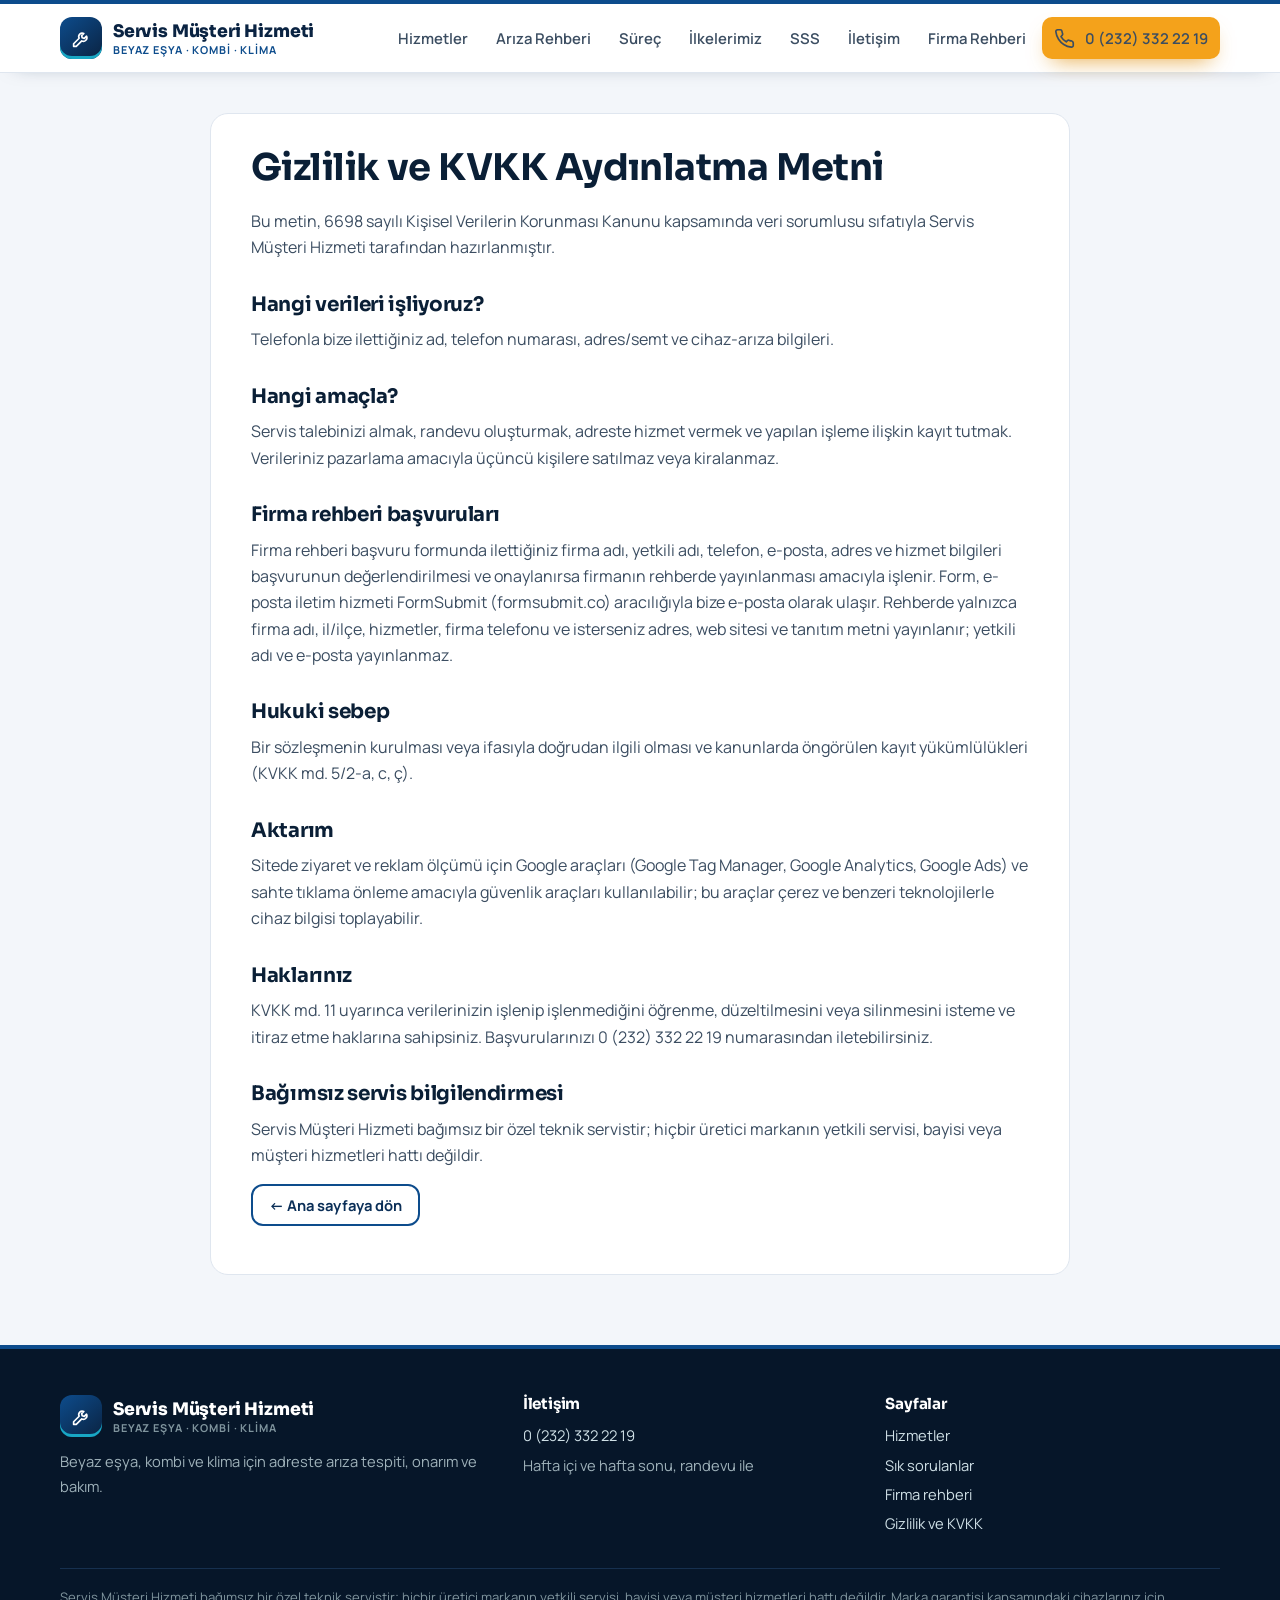
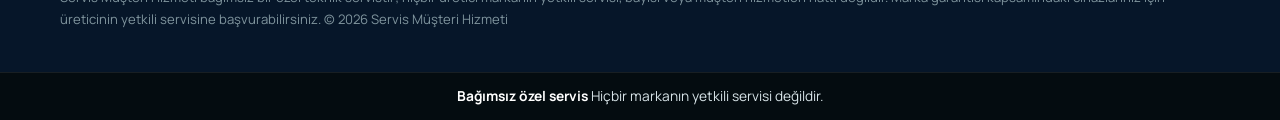
<file: gizlilik.html>
<!doctype html>
<html lang="tr"><head>
<meta charset="utf-8"><meta name="viewport" content="width=device-width,initial-scale=1,viewport-fit=cover">
<script>(function(w,d){w.dataLayer=w.dataLayer||[];w.gtag=function(){dataLayer.push(arguments)};gtag('js',new Date());gtag('config','G-ZC50CXV20Z');gtag('config','AW-18575593481');w.__awTel='AW-18575593481/k9YlCOX4qb8dEImgxJlF';var y=0;function f(){if(y)return;y=1;var j=d.createElement('script');j.async=1;j.src='https://www.googletagmanager.com/gtag/js?id=G-ZC50CXV20Z';d.head.appendChild(j)}w.__gtY=f;if(/[?&](gclid|gbraid|wbraid)=/.test(location.search)){f();return}['pointerdown','keydown','touchstart','scroll'].forEach(function(e){w.addEventListener(e,f,{once:true,passive:true})});w.addEventListener('load',function(){setTimeout(f,3500)})})(window,document);</script>
<title>Gizlilik ve KVKK Aydınlatma Metni | Servis Müşteri Hizmeti</title>
<meta name="description" content="Kişisel verilerin işlenmesi, çerezler ve haklarınız hakkında bilgilendirme.">
<meta name="robots" content="index,follow">
<link rel="canonical" href="https://servismusterihizmeti.com.tr/gizlilik.html">
<meta name="theme-color" content="#0f5f73">
<meta property="og:type" content="website"><meta property="og:locale" content="tr_TR"><meta property="og:site_name" content="Servis Müşteri Hizmeti">
<meta property="og:title" content="Gizlilik ve KVKK Aydınlatma Metni | Servis Müşteri Hizmeti"><meta property="og:description" content="Kişisel verilerin işlenmesi, çerezler ve haklarınız hakkında bilgilendirme."><meta property="og:url" content="https://servismusterihizmeti.com.tr/gizlilik.html">
<meta name="twitter:card" content="summary_large_image">
<link rel="icon" href="favicon.svg" type="image/svg+xml">
<link rel="preconnect" href="https://fonts.googleapis.com"><link rel="preconnect" href="https://fonts.gstatic.com" crossorigin>
<link rel="stylesheet" href="https://fonts.googleapis.com/css2?family=Manrope:wght@400;600;700&family=Sora:wght@600;700&display=swap" media="print" onload="this.media='all'">
<noscript><link rel="stylesheet" href="https://fonts.googleapis.com/css2?family=Manrope:wght@400;600;700&family=Sora:wght@600;700&display=swap"></noscript>
<style>:root{--ink:#0a1f36;--ink2:#3b4d61;--muted:#66788b;--bg:#f3f6fa;--card:#fff;--line:#dfe6ef;--pet:#0d4c8c;--pet2:#0a2e57;--pet-soft:#e7effa;--lac:#0a2342;--lac2:#061629;--tur:#18a7c4;--amb:#f4a21b;--amb2:#de8c06;--wa:#1faa59;--r:18px;--sh:0 10px 30px -14px rgba(12,27,36,.28);--f:'Manrope',system-ui,-apple-system,'Segoe UI',Roboto,sans-serif;--fh:'Sora','Manrope',system-ui,sans-serif}
*{box-sizing:border-box}html{scroll-behavior:smooth;-webkit-text-size-adjust:100%}
body{margin:0;font:400 16px/1.65 var(--f);color:var(--ink);background:var(--bg)}
img,svg{display:block;max-width:100%}a{color:inherit}
h1,h2,h3{font-family:var(--fh);line-height:1.18;margin:0 0 .5em;letter-spacing:-.015em}
h1{font-size:clamp(2rem,5.4vw,3.35rem);font-weight:700}h2{font-size:clamp(1.55rem,3.6vw,2.3rem);font-weight:700}h3{font-size:1.12rem;font-weight:700}
p{margin:0 0 1em}.kap{width:min(1160px,100% - 32px);margin-inline:auto}
.gizli{position:absolute!important;width:1px;height:1px;overflow:hidden;clip:rect(0 0 0 0);white-space:nowrap}
:focus-visible{outline:3px solid var(--amb);outline-offset:3px;border-radius:6px}
/* uyarı şeridi */
.serit{background:#040c10;color:#d8e4e8;font-size:.86rem;text-align:center;padding:12px 16px;margin-top:28px;border-top:1px solid rgba(255,255,255,.08)}
.serit b{color:#fff;font-weight:700}
/* üst menü */
.ust{position:sticky;top:0;z-index:40;background:rgba(255,255,255,.96);backdrop-filter:saturate(1.4) blur(10px);border-top:4px solid var(--pet);border-bottom:1px solid var(--line);box-shadow:0 6px 20px -16px rgba(10,35,66,.5)}
.ust .kap{display:flex;align-items:center;gap:18px;min-height:68px}
.logo{display:flex;align-items:center;gap:11px;text-decoration:none;font:800 1.08rem var(--fh);color:var(--lac);letter-spacing:-.01em}
.logo-isaret{width:42px;height:42px;border-radius:12px;background:linear-gradient(140deg,var(--pet),var(--lac));box-shadow:inset 0 -3px 0 var(--tur);color:#fff;display:grid;place-items:center;flex:none}
.logo-isaret svg{width:21px;height:21px}
.logo small{display:block;font:700 .68rem var(--f);color:var(--pet);letter-spacing:.08em;text-transform:uppercase}
.menu{margin-left:auto;display:flex;align-items:center;gap:4px}
.menu a{text-decoration:none;font-weight:600;font-size:.93rem;color:var(--ink2);padding:8px 12px;border-radius:10px}
.menu a:hover{background:var(--pet-soft);color:var(--pet2)}
.menu-ac{display:none;margin-left:auto;background:none;border:1px solid var(--line);border-radius:12px;width:46px;height:46px;cursor:pointer;color:var(--ink)}
.menu-ac svg{width:24px;height:24px;margin:auto}
/* düğmeler */
.btn{display:inline-flex;align-items:center;justify-content:center;gap:10px;min-height:52px;padding:0 24px;border-radius:14px;font:700 1rem var(--f);text-decoration:none;border:0;cursor:pointer;transition:transform .15s,box-shadow .15s,background .15s}
.btn svg{width:21px;height:21px;flex:none}.btn:active{transform:translateY(1px)}
.btn-ara{background:var(--amb);color:#1c1400;box-shadow:0 10px 22px -10px rgba(222,140,6,.8)}.btn-ara:hover{background:var(--amb2)}
.btn-wa{background:var(--wa);color:#fff;box-shadow:0 10px 22px -10px rgba(31,170,89,.7)}.btn-wa:hover{background:#178f4a}
.btn-cizgi{background:transparent;color:var(--pet2);border:2px solid var(--pet)}
.btn-kucuk{min-height:42px;padding:0 16px;font-size:.92rem;border-radius:12px}
.dugmeler{display:flex;flex-wrap:wrap;gap:12px}
/* 1 — hero */
.hero{position:relative;overflow:hidden;background:var(--lac);color:#fff;min-height:560px;display:flex;align-items:center;padding:70px 0}
.hero-gorsel{position:absolute;inset:0 0 0 44%;background:var(--lac)}
.hero-gorsel img,.hero-gorsel .cizim{width:100%;height:100%;object-fit:cover;object-position:62% 50%}
.hero-gorsel::after{content:"";position:absolute;inset:0;background:linear-gradient(90deg,var(--lac) 0,rgba(10,35,66,.8) 8%,rgba(10,35,66,0) 24%)}
.hero .kap{position:relative;z-index:1}
.hero-ic{max-width:min(520px,44vw)}
.ust-etiket{display:inline-flex;align-items:center;gap:8px;font:700 .76rem var(--f);letter-spacing:.09em;text-transform:uppercase;color:var(--pet);background:var(--pet-soft);padding:7px 12px;border-radius:999px;margin-bottom:16px}
.ust-etiket i{width:7px;height:7px;border-radius:50%;background:var(--amb)}
.hero .ust-etiket{background:rgba(24,167,196,.16);color:#8fe0f0;border:1px solid rgba(143,224,240,.3)}
.hero h1{color:#fff}.hero h1 em{font-style:normal;color:var(--amb)}
.hero .giris{font-size:1.12rem;color:#cdd9e6;max-width:34em}
.hero-tel{font:800 1.6rem var(--fh);color:#fff;text-decoration:none;display:inline-block;margin:6px 0 18px;padding-left:14px;border-left:4px solid var(--amb)}
.hero-tel small{display:block;font:700 .74rem var(--f);color:#8fa6bd;letter-spacing:.08em;text-transform:uppercase}
.hero .btn-wa{box-shadow:none}
/* kurumsal şerit */
.kurumsal{background:var(--pet);color:#fff;position:relative;z-index:2}
.kurumsal .kap{display:grid;grid-template-columns:repeat(4,1fr)}
.k-oge{display:flex;align-items:center;gap:14px;padding:22px 18px;border-right:1px solid rgba(255,255,255,.14)}
.k-oge:last-child{border-right:0}
.k-oge svg{width:40px;height:40px;padding:9px;border-radius:12px;background:rgba(255,255,255,.12);color:#fff;flex:none}
.k-oge b{display:block;font:700 .98rem var(--fh)}.k-oge span{font-size:.84rem;color:#c9dcf2;line-height:1.4}
/* bölümler */
.bolum{padding:84px 0}.bolum.beyaz{background:#fff}.bolum.koyu{background:linear-gradient(160deg,var(--lac),var(--lac2));color:#e7eef1}
.bolum.koyu h2,.bolum.koyu h3{color:#fff}.bolum.koyu .bas p{color:#a9bcc4}
.bas{max-width:700px;margin-bottom:38px}.bas p{color:var(--muted);font-size:1.05rem}
.bas .ust-etiket{margin-bottom:12px}.bas h2{position:relative;padding-bottom:14px;color:var(--lac)}.bas h2::after{content:"";position:absolute;left:0;bottom:0;width:56px;height:4px;border-radius:4px;background:linear-gradient(90deg,var(--pet),var(--tur))}.bolum.koyu .bas h2{color:#fff}.bolum.koyu .ust-etiket{background:rgba(255,255,255,.08);color:#9fd6e0}
.izgara{display:grid;gap:18px}
/* 2 — cihazlar */
.cihazlar{grid-template-columns:repeat(3,1fr)}
.cihaz{background:var(--card);border:1px solid var(--line);border-top:4px solid var(--pet);border-radius:var(--r);overflow:hidden;display:flex;flex-direction:column;transition:box-shadow .2s,transform .2s}
.cihaz:hover{box-shadow:var(--sh);transform:translateY(-2px)}
.cihaz-foto{aspect-ratio:16/10;background:var(--pet-soft);color:var(--pet);display:grid;place-items:center;overflow:hidden}.cihaz-foto img{transition:transform .4s}.cihaz:hover .cihaz-foto img{transform:scale(1.04)}
.cihaz-foto img{width:100%;height:100%;object-fit:cover}.cihaz-foto svg{width:64px;height:64px;opacity:.85}
.cihaz-ic{padding:18px 20px 20px;display:flex;flex-direction:column;flex:1}
.cihaz-ic p{color:var(--ink2);font-size:.95rem;flex:1}
.cihaz-ic a{font-weight:700;color:var(--pet);text-decoration:none;font-size:.93rem}.cihaz-ic a:hover{text-decoration:underline}
/* 3 — belirtiler */
.belirtiler{grid-template-columns:repeat(2,1fr)}
.belirti{background:#fff;border:1px solid var(--line);border-radius:var(--r);padding:20px 22px;display:grid;grid-template-columns:40px 1fr;gap:4px 14px}
.belirti .no{grid-row:span 2;width:40px;height:40px;border-radius:12px;background:var(--pet);color:#fff;display:grid;place-items:center;font:700 .95rem var(--fh)}
.belirti h3{margin:6px 0 2px}.belirti p{margin:0;color:var(--ink2);font-size:.95rem}
.uyari-kutu{margin-top:22px;padding:14px 18px;border-radius:14px;background:#fff8ec;border:1px solid #f6dfb1;color:#6b4a07;font-size:.93rem}
/* 4 — süreç */
.surec{list-style:none;padding:0;margin:0;display:grid;grid-template-columns:repeat(5,1fr);gap:14px;counter-reset:a}
.surec li{position:relative;background:#fff;border:1px solid var(--line);border-radius:var(--r);padding:22px 18px 20px;counter-increment:a}
.surec li::before{content:counter(a);display:grid;place-items:center;width:38px;height:38px;border-radius:50%;background:var(--pet);color:#fff;font:700 1rem var(--fh);margin-bottom:12px}
.surec p{margin:0;color:var(--ink2);font-size:.93rem}
.surec-alt{margin-top:28px;display:flex;flex-wrap:wrap;align-items:center;gap:16px;justify-content:space-between;background:var(--pet);color:#fff;border-radius:var(--r);padding:20px 22px}
.surec-alt p{margin:0;font-weight:700;color:#fff}
/* 5 — ilkeler */
.ilkeler{grid-template-columns:repeat(4,1fr)}
.ilke{background:rgba(255,255,255,.05);border:1px solid rgba(255,255,255,.1);border-radius:var(--r);padding:24px 22px}
.ilke{border-top:3px solid var(--tur)!important}.ilke svg{width:30px;height:30px;color:var(--tur);margin-bottom:14px}.ilke p{margin:0;color:#b9cad1;font-size:.94rem}
/* 6 — SSS */
.dar{width:min(860px,100% - 32px)}
.sss details{background:#fff;border:1px solid var(--line);border-radius:16px;margin-bottom:12px}
.sss summary{cursor:pointer;list-style:none;padding:18px 54px 18px 20px;font:700 1.02rem var(--fh);position:relative}
.sss summary::-webkit-details-marker{display:none}
.sss summary::after{content:"";position:absolute;right:20px;top:50%;width:11px;height:11px;border-right:2.5px solid var(--pet);border-bottom:2.5px solid var(--pet);transform:translateY(-70%) rotate(45deg);transition:transform .2s}
.sss details[open] summary::after{transform:translateY(-30%) rotate(-135deg)}
.sss details p{padding:0 20px 18px;margin:0;color:var(--ink2)}
/* 7 — iletişim */
.iletisim{display:grid;grid-template-columns:1fr 1fr;gap:22px;align-items:start}
.kanal{display:flex;align-items:center;gap:14px;background:#fff;border:1px solid var(--line);border-radius:var(--r);padding:18px 20px;text-decoration:none;margin-bottom:12px}
.kanal:hover{box-shadow:var(--sh)}
.kanal .kk{width:48px;height:48px;border-radius:14px;display:grid;place-items:center;flex:none;background:#fff4e0;color:var(--amb2)}.kanal .kk svg{width:24px;height:24px}
.kanal.wa .kk{background:#e3f6eb;color:var(--wa)}
.kanal small{display:block;color:var(--muted);font-weight:600;font-size:.8rem;text-transform:uppercase;letter-spacing:.05em}.kanal b{font:700 1.15rem var(--fh)}
.firma{background:#fff;border:1px solid var(--line);border-radius:var(--r);padding:20px 22px;font-size:.93rem;color:var(--ink2)}
.firma dl{margin:0;display:grid;grid-template-columns:auto 1fr;gap:6px 14px}.firma dt{font-weight:700;color:var(--ink)}.firma dd{margin:0}
.form{background:#fff;border:1px solid var(--line);border-radius:var(--r);padding:24px}
.form h3{margin-bottom:4px}.form>p{color:var(--muted);font-size:.93rem}
.form label{display:block;font-weight:700;font-size:.88rem;margin:12px 0 6px}
.form input,.form select,.form textarea{width:100%;font:inherit;font-size:16px;padding:12px 14px;border:1.5px solid var(--line);border-radius:12px;background:#fbfcfc;color:var(--ink)}
.form input:focus,.form select:focus,.form textarea:focus{border-color:var(--pet);outline:none;background:#fff}
.form textarea{min-height:96px;resize:vertical}.form .btn{width:100%;margin-top:16px}
.form .kvkk{font-size:.8rem;color:var(--muted);margin:10px 0 0}
.ara-kutu{background:linear-gradient(160deg,var(--pet),var(--lac));color:#fff;border-radius:var(--r);padding:28px;text-align:left}.ara-kutu h3{color:#fff;margin:14px 0 4px}.ara-kutu p{color:#c9dcf2;margin:0 0 10px}.ak-ikon{width:52px;height:52px;border-radius:14px;background:var(--amb);color:#1c1400;display:grid;place-items:center}.ak-ikon svg{width:26px;height:26px}.ak-no{display:block;font:800 1.7rem var(--fh);color:#fff;text-decoration:none;margin:4px 0 18px}.ara-kutu .btn{width:100%}
.bal{position:absolute;left:-9999px;width:1px;height:1px;overflow:hidden}
/* alt */
footer{background:var(--lac2);border-top:4px solid var(--pet);color:#9fb2ba;padding:46px 0 0;font-size:.92rem}
footer .kap{display:grid;grid-template-columns:1.3fr 1fr 1fr;gap:28px}
footer .logo{color:#fff;margin-bottom:12px}footer .logo small{color:#7f949d}
footer h3{color:#fff;font-size:.95rem;margin-bottom:10px}footer ul{list-style:none;padding:0;margin:0}footer li{margin:5px 0}
footer a{color:#cfe0e6;text-decoration:none}footer a:hover{text-decoration:underline}
.yasal{grid-column:1/-1;border-top:1px solid #16304f;padding-top:18px;font-size:.82rem;color:#7f949d}
/* sabit mobil çubuk */
.yapiskan{position:fixed;left:0;right:0;bottom:0;z-index:50;display:none;gap:10px;padding:10px 12px calc(10px + env(safe-area-inset-bottom));background:rgba(255,255,255,.97);border-top:1px solid var(--line);box-shadow:0 -8px 24px -12px rgba(0,0,0,.25)}
.yapiskan .btn{flex:1;min-height:50px;padding:0 10px}
/* alt sayfalar */
.metin{background:#fff;border:1px solid var(--line);border-radius:var(--r);padding:32px clamp(18px,4vw,40px);margin:40px auto 70px}
.metin h1{font-size:clamp(1.7rem,4vw,2.3rem)}.metin h2{font-size:1.25rem;margin-top:1.6em}.metin p,.metin li{color:var(--ink2)}
@media (max-width:1020px){.kurumsal .kap{grid-template-columns:repeat(2,1fr)}.k-oge:nth-child(2){border-right:0}.k-oge:nth-child(-n+2){border-bottom:1px solid rgba(255,255,255,.14)}.cihazlar{grid-template-columns:repeat(2,1fr)}.surec{grid-template-columns:repeat(2,1fr)}.surec li:last-child{grid-column:1/-1}.ilkeler{grid-template-columns:repeat(2,1fr)}.iletisim{grid-template-columns:1fr}footer .kap{grid-template-columns:1fr 1fr}footer .kap>div:first-child{grid-column:1/-1}}
@media (max-width:860px){.menu-ac{display:block}.menu{display:none;position:absolute;top:100%;left:0;right:0;flex-direction:column;align-items:stretch;background:#fff;border-bottom:1px solid var(--line);padding:10px 16px 16px;gap:2px;box-shadow:var(--sh)}.menu.acik{display:flex}.menu a{padding:13px 12px;font-size:1rem}.menu .btn{margin-top:8px}.yapiskan{display:flex}.ust .menu .btn-ara{display:none}footer .serit{padding-bottom:calc(86px + env(safe-area-inset-bottom))}}
@media (max-width:760px){.hero-ic{max-width:none}.hero{display:block;min-height:0;padding:0 0 40px}.hero-gorsel{position:relative;inset:auto;aspect-ratio:16/10}.hero-gorsel::after{background:linear-gradient(180deg,rgba(10,35,66,0) 55%,var(--lac) 100%)}.hero .kap{margin-top:-24px}}
@media (max-width:640px){.bolum{padding:60px 0}.kurumsal .kap{grid-template-columns:1fr;width:100%}.k-oge{border-right:0!important;border-bottom:1px solid rgba(255,255,255,.14);padding:16px 20px}.k-oge:last-child{border-bottom:0}.cihazlar,.belirtiler,.ilkeler,.surec{grid-template-columns:1fr}.surec li:last-child{grid-column:auto}.hero .dugmeler .btn{flex:1 1 100%}.logo small{display:none}footer .kap{grid-template-columns:1fr}.serit{font-size:.76rem}}
@media (prefers-reduced-motion:reduce){html{scroll-behavior:auto}*{transition:none!important}}
/* ---- firma rehberi ---- */
.rh-giris{padding-top:56px}.rh-giris h1{color:#fff;font:700 clamp(30px,4.6vw,46px)/1.12 var(--fh);margin:.2em 0 .3em}
.rh-giris .bas p{color:rgba(255,255,255,.78)}
.rh-ara{display:grid;grid-template-columns:1fr 1fr 1.6fr auto;gap:12px;align-items:end;background:#fff;border-radius:var(--r);padding:18px;box-shadow:var(--sh);margin-top:26px}
.rh-ara label span{display:block;font-weight:700;font-size:13px;color:var(--ink2);margin-bottom:6px}
.rh-ara select,.rh-ara input{width:100%;font:inherit;padding:12px 14px;border:1px solid var(--line);border-radius:12px;background:#fff;color:var(--ink)}
.rh-ara select:focus,.rh-ara input:focus{outline:2px solid var(--tur);border-color:transparent}
.rh-ust{display:flex;align-items:baseline;justify-content:space-between;gap:12px;margin-bottom:18px}.rh-ust h2{margin:0}.rh-ust p{margin:0;color:var(--muted);font-weight:700}
.rh-liste{display:grid;grid-template-columns:repeat(3,1fr);gap:18px}
.rh-firma{background:#fff;border:1px solid var(--line);border-radius:var(--r);padding:22px;box-shadow:var(--sh)}
.rh-firma h3{margin:0 0 4px;font:700 19px/1.3 var(--fh)}.rh-yer{margin:0 0 10px;color:var(--muted);font-weight:600}
.rh-etiketler{display:flex;flex-wrap:wrap;gap:6px;margin:0 0 12px}.rh-etiketler span{background:var(--pet-soft);color:var(--pet);font-size:12.5px;font-weight:700;padding:4px 10px;border-radius:99px}
.rh-adres{font-size:14px;color:var(--ink2)}.rh-dugme{display:flex;flex-wrap:wrap;gap:8px;margin-top:12px}
.rh-bos{text-align:center;background:#fff;border:2px dashed var(--line);border-radius:var(--r);padding:40px 22px;max-width:640px;margin:0 auto}
.rh-bos .ak-ikon{display:inline-grid;place-items:center;width:58px;height:58px;border-radius:50%;background:var(--pet-soft);color:var(--pet)}.rh-bos .ak-ikon svg{width:28px;height:28px}
.rh-bos h3{font:700 21px/1.3 var(--fh);margin:14px 0 6px}.rh-bos p{color:var(--ink2);margin:0 0 18px}
.rh-form-alan{display:grid;grid-template-columns:.8fr 1.2fr;gap:28px;align-items:start}
.rh-kriter{background:var(--lac);color:#fff;border-radius:var(--r);padding:26px}.rh-kriter h3{color:#fff;margin-top:0;font:700 20px/1.3 var(--fh)}
.rh-kriter ul{list-style:none;padding:0;margin:0 0 16px;display:grid;gap:12px}.rh-kriter li{display:flex;gap:10px;align-items:flex-start;color:rgba(255,255,255,.88)}
.rh-kriter li svg{width:20px;height:20px;flex:none;color:var(--amb);margin-top:3px}.rh-not{font-size:14px;color:rgba(255,255,255,.7);margin:0}
.rh-iki{display:grid;grid-template-columns:1fr 1fr;gap:0 14px}
.rh-kat{border:1px solid var(--line);border-radius:12px;padding:12px 14px;margin:14px 0 4px;display:flex;flex-wrap:wrap;gap:8px}
.rh-kat legend{font-weight:700;font-size:14px;padding:0 6px}
.rh-kutu{display:inline-flex!important;align-items:center;gap:6px;margin:0!important;background:var(--bg);border-radius:99px;padding:6px 12px;font-weight:600;font-size:14px;cursor:pointer}
.rh-kutu input{width:auto!important;margin:0}
.rh-onay{display:flex!important;gap:10px;align-items:flex-start;font-weight:500!important;font-size:14px;margin:14px 0!important}.rh-onay input{width:auto!important;margin-top:4px}
.rh-hata{color:#b42318;font-weight:700;margin:0 0 10px}
.rh-tamam{display:flex;gap:10px;align-items:flex-start;background:#e7f7ee;color:#0e5a32;border-radius:12px;padding:14px 16px;margin-bottom:16px}.rh-tamam svg{width:22px;height:22px;flex:none}
@media (max-width:1020px){.rh-ara{grid-template-columns:1fr 1fr}.rh-liste{grid-template-columns:1fr 1fr}.rh-form-alan{grid-template-columns:1fr}}
@media (max-width:640px){.rh-ara{grid-template-columns:1fr}.rh-liste{grid-template-columns:1fr}.rh-iki{grid-template-columns:1fr}}
[hidden]{display:none!important}
</style>

</head><body><header class="ust"><div class="kap">
<a class="logo" href="./" aria-label="Servis Müşteri Hizmeti ana sayfa"><span class="logo-isaret"><svg viewBox="0 0 24 24" fill="none" stroke="currentColor" stroke-width="1.9" stroke-linecap="round" stroke-linejoin="round" aria-hidden="true"><path d="M14.7 6.3a4 4 0 0 0-5.4 5.4L3 18v3h3l6.3-6.3a4 4 0 0 0 5.4-5.4l-2.5 2.5-2.4-.6-.6-2.4z"/></svg></span><span>Servis Müşteri Hizmeti<small>Beyaz eşya · Kombi · Klima</small></span></a>
<button class="menu-ac" type="button" aria-label="Menüyü aç" aria-expanded="false" aria-controls="menu"><svg viewBox="0 0 24 24" fill="none" stroke="currentColor" stroke-width="1.9" stroke-linecap="round" stroke-linejoin="round" aria-hidden="true"><path d="M4 7h16M4 12h16M4 17h16"/></svg></button>
<nav class="menu" id="menu" aria-label="Ana menü">
<a href="./#cihazlar">Hizmetler</a><a href="./#belirtiler">Arıza Rehberi</a><a href="./#surec">Süreç</a><a href="./#ilkeler">İlkelerimiz</a><a href="./#sss">SSS</a><a href="./#iletisim">İletişim</a><a href="firma-rehberi.html">Firma Rehberi</a>
<a class="btn btn-ara btn-kucuk" href="tel:+902323322219" data-olay="arama_tiklama" data-konum="menu"><svg viewBox="0 0 24 24" fill="none" stroke="currentColor" stroke-width="1.9" stroke-linecap="round" stroke-linejoin="round" aria-hidden="true"><path d="M22 16.9v3a2 2 0 0 1-2.2 2 19.8 19.8 0 0 1-8.6-3.1 19.5 19.5 0 0 1-6-6A19.8 19.8 0 0 1 2.1 4.2 2 2 0 0 1 4.1 2h3a2 2 0 0 1 2 1.7c.1.9.4 1.8.7 2.7a2 2 0 0 1-.5 2.1L8 9.8a16 16 0 0 0 6 6l1.3-1.3a2 2 0 0 1 2.1-.4c.9.3 1.8.6 2.7.7a2 2 0 0 1 1.7 2z"/></svg><span>0 (232) 332 22 19</span></a>
</nav></div></header>
<main class="kap dar"><article class="metin">
<h1>Gizlilik ve KVKK Aydınlatma Metni</h1>
<p>Bu metin, 6698 sayılı Kişisel Verilerin Korunması Kanunu kapsamında veri sorumlusu sıfatıyla Servis Müşteri Hizmeti tarafından hazırlanmıştır.</p>
<h2>Hangi verileri işliyoruz?</h2>
<p>Telefonla bize ilettiğiniz ad, telefon numarası, adres/semt ve cihaz-arıza bilgileri.</p>
<h2>Hangi amaçla?</h2>
<p>Servis talebinizi almak, randevu oluşturmak, adreste hizmet vermek ve yapılan işleme ilişkin kayıt tutmak. Verileriniz pazarlama amacıyla üçüncü kişilere satılmaz veya kiralanmaz.</p>
<h2>Firma rehberi başvuruları</h2>
<p>Firma rehberi başvuru formunda ilettiğiniz firma adı, yetkili adı, telefon, e-posta, adres ve hizmet bilgileri başvurunun değerlendirilmesi ve onaylanırsa firmanın rehberde yayınlanması amacıyla işlenir. Form, e-posta iletim hizmeti FormSubmit (formsubmit.co) aracılığıyla bize e-posta olarak ulaşır. Rehberde yalnızca firma adı, il/ilçe, hizmetler, firma telefonu ve isterseniz adres, web sitesi ve tanıtım metni yayınlanır; yetkili adı ve e-posta yayınlanmaz.</p>
<h2>Hukuki sebep</h2>
<p>Bir sözleşmenin kurulması veya ifasıyla doğrudan ilgili olması ve kanunlarda öngörülen kayıt yükümlülükleri (KVKK md. 5/2-a, c, ç).</p>
<h2>Aktarım</h2>
<p>Sitede ziyaret ve reklam ölçümü için Google araçları (Google Tag Manager, Google Analytics, Google Ads) ve sahte tıklama önleme amacıyla güvenlik araçları kullanılabilir; bu araçlar çerez ve benzeri teknolojilerle cihaz bilgisi toplayabilir.</p>
<h2>Haklarınız</h2>
<p>KVKK md. 11 uyarınca verilerinizin işlenip işlenmediğini öğrenme, düzeltilmesini veya silinmesini isteme ve itiraz etme haklarına sahipsiniz. Başvurularınızı 0 (232) 332 22 19 numarasından iletebilirsiniz.</p>
<h2>Bağımsız servis bilgilendirmesi</h2>
<p>Servis Müşteri Hizmeti bağımsız bir özel teknik servistir; hiçbir üretici markanın yetkili servisi, bayisi veya müşteri hizmetleri hattı değildir.</p>
<p><a class="btn btn-cizgi btn-kucuk" href="./">← Ana sayfaya dön</a></p>
</article></main><footer><div class="kap">
<div><div class="logo"><span class="logo-isaret"><svg viewBox="0 0 24 24" fill="none" stroke="currentColor" stroke-width="1.9" stroke-linecap="round" stroke-linejoin="round" aria-hidden="true"><path d="M14.7 6.3a4 4 0 0 0-5.4 5.4L3 18v3h3l6.3-6.3a4 4 0 0 0 5.4-5.4l-2.5 2.5-2.4-.6-.6-2.4z"/></svg></span><span>Servis Müşteri Hizmeti<small>Beyaz eşya · Kombi · Klima</small></span></div>
<p>Beyaz eşya, kombi ve klima için adreste arıza tespiti, onarım ve bakım.</p></div>
<div><h3>İletişim</h3><ul><li><a href="tel:+902323322219" data-olay="arama_tiklama" data-konum="alt">0 (232) 332 22 19</a></li><li>Hafta içi ve hafta sonu, randevu ile</li></ul></div>
<div><h3>Sayfalar</h3><ul><li><a href="./#cihazlar">Hizmetler</a></li><li><a href="./#sss">Sık sorulanlar</a></li><li><a href="firma-rehberi.html">Firma rehberi</a></li><li><a href="gizlilik.html">Gizlilik ve KVKK</a></li></ul></div>
<p class="yasal">Servis Müşteri Hizmeti bağımsız bir özel teknik servistir; hiçbir üretici markanın yetkili servisi, bayisi veya müşteri hizmetleri hattı değildir.
Marka garantisi kapsamındaki cihazlarınız için üreticinin yetkili servisine başvurabilirsiniz. © <span id="yil">2026</span> Servis Müşteri Hizmeti</p>
</div>
<div class="serit" role="note"><b>Bağımsız özel servis</b> Hiçbir markanın yetkili servisi değildir.</div></footer><div class="yapiskan"><a class="btn btn-ara" href="tel:+902323322219" data-olay="arama_tiklama" data-konum="mobil"><svg viewBox="0 0 24 24" fill="none" stroke="currentColor" stroke-width="1.9" stroke-linecap="round" stroke-linejoin="round" aria-hidden="true"><path d="M22 16.9v3a2 2 0 0 1-2.2 2 19.8 19.8 0 0 1-8.6-3.1 19.5 19.5 0 0 1-6-6A19.8 19.8 0 0 1 2.1 4.2 2 2 0 0 1 4.1 2h3a2 2 0 0 1 2 1.7c.1.9.4 1.8.7 2.7a2 2 0 0 1-.5 2.1L8 9.8a16 16 0 0 0 6 6l1.3-1.3a2 2 0 0 1 2.1-.4c.9.3 1.8.6 2.7.7a2 2 0 0 1 1.7 2z"/></svg><span>Hemen Ara</span></a></div><script>(function(){
var d=document,w=window;
/* menü */
var b=d.querySelector('.menu-ac'),m=d.getElementById('menu');
if(b&&m){b.addEventListener('click',function(){var a=m.classList.toggle('acik');b.setAttribute('aria-expanded',a)});
m.querySelectorAll('a').forEach(function(x){x.addEventListener('click',function(){m.classList.remove('acik');b.setAttribute('aria-expanded','false')})});}
var y=d.getElementById('yil');if(y)y.textContent=new Date().getFullYear();

/* bot işareti: görünmez tuzağa dokunan cihaz bir daha dönüşüm göndermez */
function bot(){try{return localStorage.getItem('cf_trap')==='1'}catch(e){return false}}
w.__cfTrap=function(e){e.preventDefault();try{localStorage.setItem('cf_trap','1')}catch(x){}
 (w.dataLayer=w.dataLayer||[]).push({event:'bot_tuzak'});return false};

/* dönüşüm olayları: yalnız gerçek düğmeler (data-olay). GTM'de "Özel etkinlik" tetikleyicisi kullanın:
   arama_tiklama, whatsapp_tiklama, form_gonderim. tel:/wa.me "Bağlantı tıklaması" tetikleyicisi KULLANMAYIN (tuzak linkleri de eşleşir). */
d.addEventListener('click',function(e){var a=e.target.closest&&e.target.closest('[data-olay]');if(!a)return;
 if(a.getAttribute('href')==='#iletisim'){return}
 var ol=a.getAttribute('data-olay'),ko=a.getAttribute('data-konum')||'';
 if(!bot()){(w.dataLayer=w.dataLayer||[]).push({event:ol,konum:ko});
  if(w.gtag){gtag('event',ol,{konum:ko,transport_type:'beacon'});
   if(ol==='arama_tiklama'&&w.__awTel){gtag('event','conversion',{send_to:w.__awTel,transport_type:'beacon'})}}}
 w.__gtmY&&w.__gtmY();w.__gtY&&w.__gtY()},true);

/* WhatsApp servis formu: bal küpü + süre kontrolü */
var f=d.getElementById('servis-formu');
if(f){var t0=Date.now();
 f.addEventListener('submit',function(e){e.preventDefault();
  var g=function(n){var el=f.elements[n];return el?String(el.value||'').trim():''};
  var no=f.getAttribute('data-wa');
  if(g('web_sitesi')||Date.now()-t0<2500){try{localStorage.setItem('cf_trap','1')}catch(x){}return}
  if(!g('ad')||!g('cihaz')){f.querySelector('[name=ad]').focus();return}
  var msg='Merhaba, servis talebim var.\nAd: '+g('ad')+'\nCihaz: '+g('cihaz')+(g('ariza')?'\nArıza: '+g('ariza'):'')+(g('semt')?'\nSemt: '+g('semt'):'');
  if(!bot()){(w.dataLayer=w.dataLayer||[]).push({event:'form_gonderim',cihaz:g('cihaz')})}
  w.__gtmY&&w.__gtmY();
  if(!no){alert('Telefon numarası henüz eklenmedi.');return}
  w.open('https://wa.me/'+no+'?text='+encodeURIComponent(msg),'_blank','noopener');
 });}
})();
</script>
</body></html>
</file>
